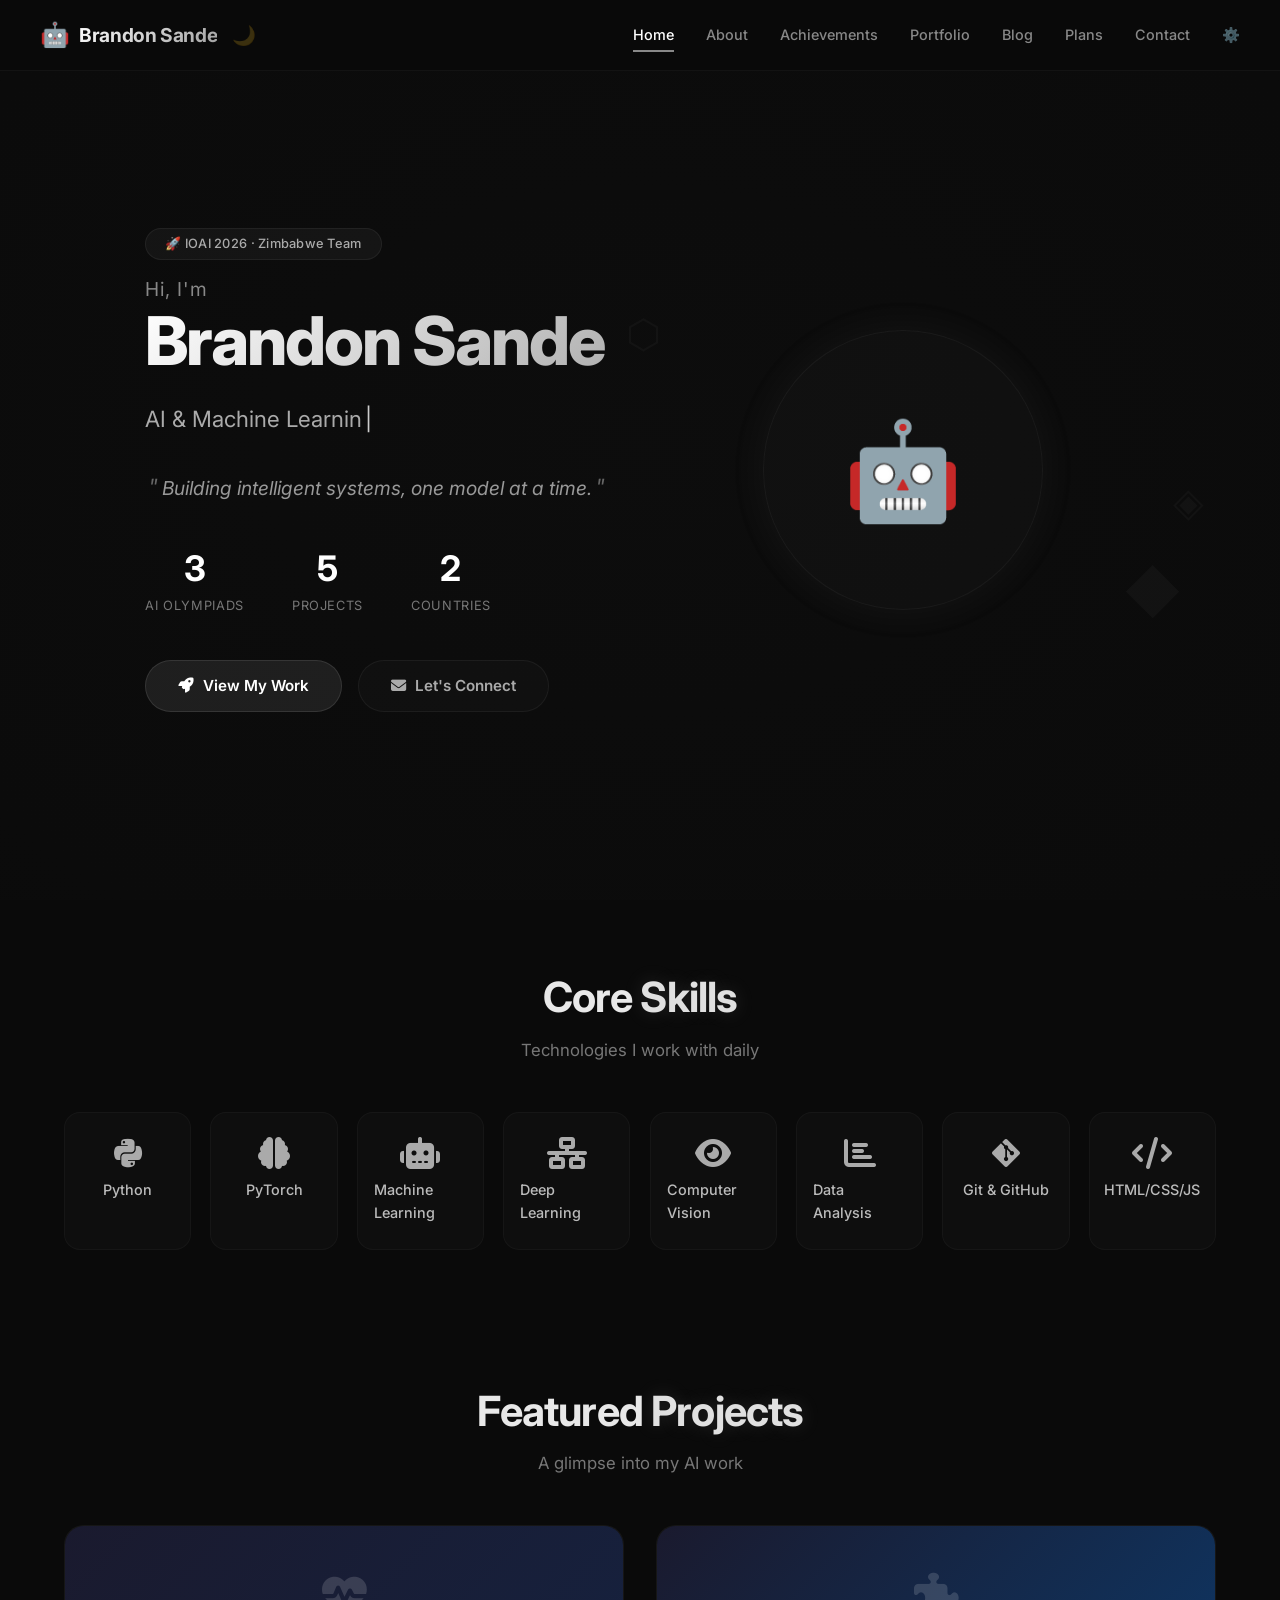
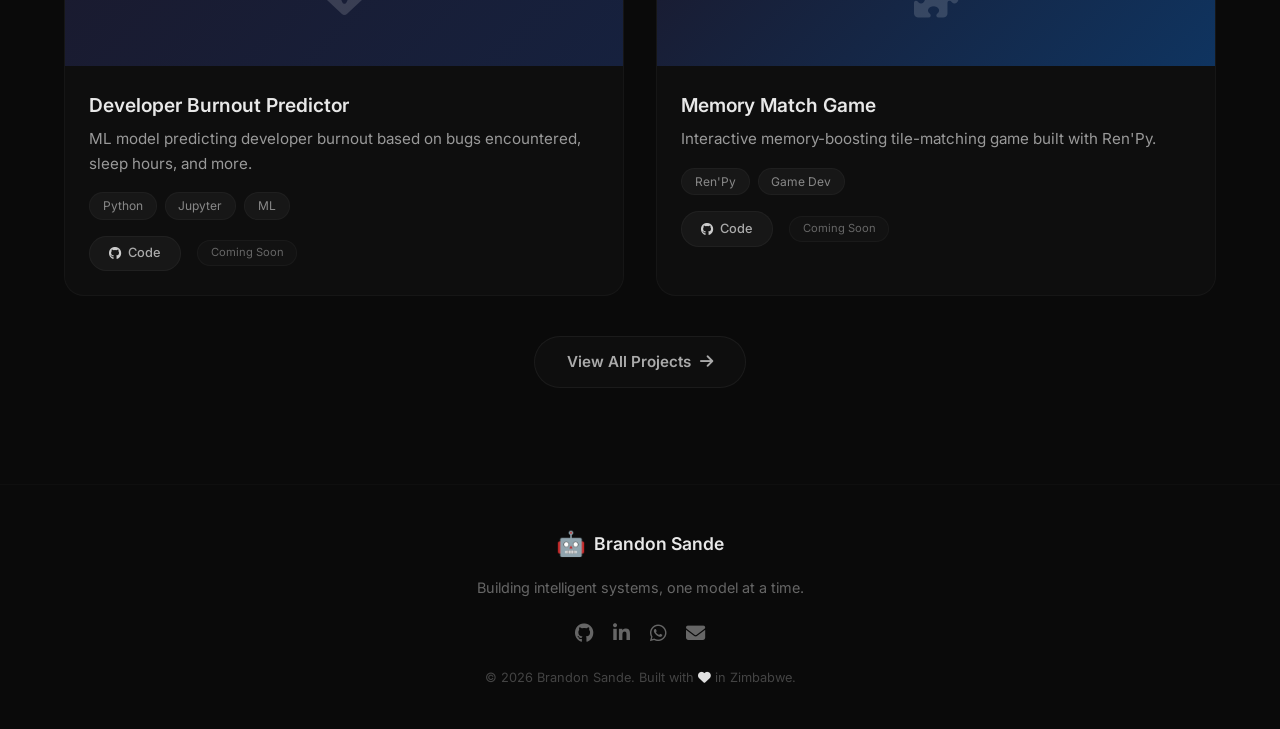
<file: index.html>
<!DOCTYPE html>
<html lang="en">
<head>
    <meta charset="UTF-8" />
    <meta name="viewport" content="width=device-width, initial-scale=1.0" />
    <title>Brandon Sande · AI & ML Developer</title>
    <meta name="description" content="Brandon Sande — AI & Machine Learning Developer, IOAI 2026 Zimbabwe Team. Building intelligent systems, one model at a time." />
    
    <!-- Open Graph Tags -->
    <meta property="og:title" content="Brandon Sande · AI & ML Developer" />
    <meta property="og:description" content="Building intelligent systems, one model at a time." />
    <meta property="og:type" content="website" />
    <meta property="og:url" content="https://0718083803.github.io" />
    <meta property="og:image" content="https://i.ibb.co/placeholder/og-image.jpg" />
    
    <!-- Favicon -->
    <link rel="icon" href="data:image/svg+xml,<svg xmlns='http://www.w3.org/2000/svg' viewBox='0 0 100 100'><text y='.9em' font-size='90'>🤖</text></svg>" />
    
    <!-- Google Fonts -->
    <link rel="preconnect" href="https://fonts.googleapis.com" />
    <link rel="preconnect" href="https://fonts.gstatic.com" crossorigin />
    <link href="https://fonts.googleapis.com/css2?family=Inter:opsz,wght@14..32,300;14..32,400;14..32,600;14..32,700;14..32,800&display=swap" rel="stylesheet" />
    
    <!-- Font Awesome -->
    <link rel="stylesheet" href="https://cdnjs.cloudflare.com/ajax/libs/font-awesome/6.5.0/css/all.min.css" />
    
    <!-- Main Stylesheet -->
    <link rel="stylesheet" href="css/style.css" />
    
    <style>
        /* Additional Home Page Specific Styles */
        
        /* Hero Section Enhancements */
        .hero-section {
            min-height: 100vh;
            display: flex;
            align-items: center;
            padding: 80px 0 40px;
            position: relative;
            overflow: hidden;
        }
        
        .hero-glow-bg {
            position: absolute;
            top: -50%;
            left: -50%;
            width: 200%;
            height: 200%;
            background: radial-gradient(ellipse at 50% 50%, rgba(100, 100, 100, 0.03), transparent 70%);
            pointer-events: none;
            z-index: 0;
            animation: glowPulse 8s ease-in-out infinite;
        }
        
        @keyframes glowPulse {
            0%, 100% { opacity: 0.5; transform: scale(1); }
            50% { opacity: 1; transform: scale(1.1); }
        }
        
        .hero-container {
            display: grid;
            grid-template-columns: 1fr 1fr;
            gap: 4rem;
            align-items: center;
            max-width: 1200px;
            margin: 0 auto;
            padding: 0 1.5rem;
            position: relative;
            z-index: 1;
        }
        
        .hero-content {
            display: flex;
            flex-direction: column;
            gap: 1.2rem;
        }
        
        .hero-badge {
            display: inline-block;
            background: rgba(255, 255, 255, 0.04);
            border: 1px solid rgba(255, 255, 255, 0.06);
            padding: 0.3rem 1.2rem;
            border-radius: 40px;
            font-size: 0.8rem;
            font-weight: 500;
            color: #aaa;
            width: fit-content;
            letter-spacing: 0.02em;
        }
        
        .hero-title {
            font-size: 3.8rem;
            font-weight: 800;
            line-height: 1.1;
            letter-spacing: -0.03em;
        }
        
        .greeting {
            display: block;
            font-size: 1.2rem;
            font-weight: 400;
            color: #888;
            letter-spacing: 0.05em;
            margin-bottom: 0.2rem;
        }
        
        .name {
            background: linear-gradient(135deg, #ffffff, #b0b0b0);
            -webkit-background-clip: text;
            -webkit-text-fill-color: transparent;
            background-clip: text;
            font-size: 4.2rem;
        }
        
        .hero-typing {
            font-size: 1.4rem;
            font-weight: 400;
            color: #aaa;
            min-height: 2.8rem;
            display: flex;
            align-items: center;
            gap: 0.2rem;
        }
        
        .typing-text {
            display: inline;
        }
        
        .typing-cursor {
            display: inline;
            animation: blink 1s step-end infinite;
            color: #ccc;
        }
        
        @keyframes blink {
            0%, 100% { opacity: 1; }
            50% { opacity: 0; }
        }
        
        .hero-tagline {
            font-size: 1.2rem;
            color: #999;
            font-style: italic;
            padding: 0.5rem 0;
        }
        
        .quote-mark {
            color: #666;
            font-size: 1.4rem;
            padding: 0 0.2rem;
        }
        
        /* Hero Stats */
        .hero-stats {
            display: flex;
            gap: 3rem;
            margin: 0.5rem 0 1rem;
        }
        
        .stat-item {
            display: flex;
            flex-direction: column;
            align-items: center;
        }
        
        .stat-number {
            font-size: 2.2rem;
            font-weight: 700;
            color: #fff;
        }
        
        .stat-label {
            font-size: 0.8rem;
            color: #777;
            text-transform: uppercase;
            letter-spacing: 0.05em;
        }
        
        .hero-actions {
            display: flex;
            gap: 1rem;
            margin-top: 0.5rem;
            flex-wrap: wrap;
        }
        
        .btn {
            display: inline-flex;
            align-items: center;
            gap: 0.6rem;
            padding: 0.8rem 2rem;
            border-radius: 50px;
            font-weight: 600;
            font-size: 0.95rem;
            border: none;
            cursor: pointer;
            transition: all 0.3s ease;
            font-family: 'Inter', sans-serif;
            text-decoration: none;
        }
        
        .btn-primary {
            background: rgba(255, 255, 255, 0.08);
            color: #fff;
            border: 1px solid rgba(255, 255, 255, 0.1);
        }
        
        .btn-primary:hover {
            background: rgba(255, 255, 255, 0.14);
            box-shadow: 0 0 40px rgba(200, 200, 200, 0.05);
            transform: translateY(-2px);
        }
        
        .btn-secondary {
            background: rgba(255, 255, 255, 0.02);
            color: #aaa;
            border: 1px solid rgba(255, 255, 255, 0.05);
        }
        
        .btn-secondary:hover {
            background: rgba(255, 255, 255, 0.05);
            color: #fff;
            transform: translateY(-2px);
        }
        
        /* Hero Visual / Avatar */
        .hero-visual {
            display: flex;
            justify-content: center;
            align-items: center;
            position: relative;
        }
        
        .avatar-wrapper {
            width: 280px;
            height: 280px;
            border-radius: 50%;
            background: rgba(255, 255, 255, 0.02);
            border: 1px solid rgba(255, 255, 255, 0.04);
            display: flex;
            align-items: center;
            justify-content: center;
            position: relative;
            transition: all 0.5s ease;
        }
        
        .avatar-wrapper:hover {
            box-shadow: 0 0 60px rgba(200, 200, 200, 0.05);
        }
        
        .avatar-placeholder {
            font-size: 6rem;
            animation: float 6s ease-in-out infinite;
        }
        
        @keyframes float {
            0%, 100% { transform: translateY(0); }
            50% { transform: translateY(-10px); }
        }
        
        .floating-shapes {
            position: absolute;
            width: 100%;
            height: 100%;
            pointer-events: none;
        }
        
        .shape {
            position: absolute;
            color: rgba(255, 255, 255, 0.03);
            font-size: 2.5rem;
            animation: floatShape 8s ease-in-out infinite;
        }
        
        .shape-1 {
            top: -10%;
            left: -10%;
            animation-delay: 0s;
        }
        .shape-2 {
            bottom: -10%;
            right: -10%;
            animation-delay: 2s;
            font-size: 3.5rem;
        }
        .shape-3 {
            top: 50%;
            right: -15%;
            animation-delay: 4s;
        }
        
        @keyframes floatShape {
            0%, 100% { transform: translate(0, 0) rotate(0deg); }
            50% { transform: translate(10px, -20px) rotate(10deg); }
        }
        
        /* Section Styles */
        .section {
            padding: 4rem 0;
        }
        
        .container {
            max-width: 1200px;
            margin: 0 auto;
            padding: 0 1.5rem;
        }
        
        .section-header {
            text-align: center;
            margin-bottom: 3rem;
        }
        
        .section-title {
            font-size: 2.6rem;
            font-weight: 700;
            letter-spacing: -0.02em;
        }
        
        .highlight {
            color: #e0e0e0;
            text-shadow: 0 0 20px rgba(224, 224, 224, 0.15);
        }
        
        .section-subtitle {
            color: #777;
            font-size: 1.05rem;
            margin-top: 0.4rem;
        }
        
        /* Skills Grid */
        .skills-grid {
            display: grid;
            grid-template-columns: repeat(auto-fit, minmax(120px, 1fr));
            gap: 1.2rem;
        }
        
        .skill-card {
            background: rgba(255, 255, 255, 0.02);
            border: 1px solid rgba(255, 255, 255, 0.03);
            border-radius: 16px;
            padding: 1.5rem 1rem;
            display: flex;
            flex-direction: column;
            align-items: center;
            gap: 0.6rem;
            font-weight: 500;
            font-size: 0.9rem;
            color: #bbb;
            transition: all 0.3s ease;
            cursor: default;
        }
        
        .skill-card i {
            font-size: 2rem;
            color: #aaa;
        }
        
        .skill-card:hover {
            background: rgba(255, 255, 255, 0.04);
            border-color: rgba(255, 255, 255, 0.08);
            color: #fff;
            transform: translateY(-4px);
            box-shadow: 0 10px 30px rgba(0,0,0,0.2);
        }
        
        .skill-card:hover i {
            color: #fff;
        }
        
        /* Project Cards */
        .project-cards {
            display: grid;
            grid-template-columns: repeat(auto-fit, minmax(320px, 1fr));
            gap: 2rem;
        }
        
        .project-card {
            background: rgba(255, 255, 255, 0.02);
            border: 1px solid rgba(255, 255, 255, 0.03);
            border-radius: 20px;
            overflow: hidden;
            transition: all 0.3s ease;
        }
        
        .project-card:hover {
            background: rgba(255, 255, 255, 0.03);
            border-color: rgba(255, 255, 255, 0.06);
            transform: translateY(-4px);
            box-shadow: 0 20px 40px rgba(0,0,0,0.2);
        }
        
        .project-image {
            height: 140px;
            display: flex;
            align-items: center;
            justify-content: center;
            font-size: 2.8rem;
            color: rgba(255, 255, 255, 0.15);
            position: relative;
            overflow: hidden;
        }
        
        .project-image img {
            width: 100%;
            height: 100%;
            object-fit: cover;
        }
        
        .project-info {
            padding: 1.5rem;
        }
        
        .project-info h3 {
            font-size: 1.2rem;
            font-weight: 600;
            margin-bottom: 0.4rem;
        }
        
        .project-info p {
            color: #999;
            font-size: 0.95rem;
            margin-bottom: 1rem;
        }
        
        .project-tags {
            display: flex;
            flex-wrap: wrap;
            gap: 0.5rem;
            margin-bottom: 1rem;
        }
        
        .project-tags span {
            background: rgba(255, 255, 255, 0.04);
            padding: 0.2rem 0.8rem;
            border-radius: 30px;
            font-size: 0.75rem;
            color: #888;
            border: 1px solid rgba(255, 255, 255, 0.03);
        }
        
        .project-links {
            display: flex;
            align-items: center;
            gap: 1rem;
            flex-wrap: wrap;
        }
        
        .btn-sm {
            display: inline-flex;
            align-items: center;
            gap: 0.4rem;
            padding: 0.4rem 1.2rem;
            border-radius: 30px;
            font-size: 0.8rem;
            font-weight: 500;
            background: rgba(255, 255, 255, 0.04);
            color: #aaa;
            border: 1px solid rgba(255, 255, 255, 0.04);
            transition: all 0.3s ease;
            text-decoration: none;
            font-family: 'Inter', sans-serif;
        }
        
        .btn-sm:hover {
            background: rgba(255, 255, 255, 0.08);
            color: #fff;
            text-decoration: none;
        }
        
        .btn-github i {
            color: #ccc;
        }
        
        .badge-coming {
            font-size: 0.7rem;
            color: #666;
            background: rgba(255, 255, 255, 0.02);
            padding: 0.2rem 0.8rem;
            border-radius: 30px;
            border: 1px solid rgba(255, 255, 255, 0.03);
        }
        
        .section-cta {
            text-align: center;
            margin-top: 2.5rem;
        }
        
        /* Footer */
        .footer {
            border-top: 1px solid rgba(255, 255, 255, 0.02);
            padding: 2.5rem 0;
            margin-top: 2rem;
        }
        
        .footer-content {
            display: flex;
            flex-direction: column;
            align-items: center;
            gap: 0.8rem;
            text-align: center;
        }
        
        .footer-brand {
            display: flex;
            align-items: center;
            gap: 0.5rem;
            font-weight: 600;
            font-size: 1.1rem;
        }
        
        .footer-tagline {
            color: #666;
            font-size: 0.9rem;
        }
        
        .footer-socials {
            display: flex;
            gap: 1.2rem;
            margin: 0.4rem 0;
        }
        
        .footer-socials a {
            color: #666;
            font-size: 1.2rem;
            transition: color 0.3s ease;
        }
        
        .footer-socials a:hover {
            color: #fff;
        }
        
        .footer-copy {
            font-size: 0.8rem;
            color: #444;
        }
        
        /* Responsive */
        @media (max-width: 1024px) {
            .hero-container {
                grid-template-columns: 1fr;
                text-align: center;
                gap: 2.5rem;
            }
            
            .hero-content {
                align-items: center;
            }
            
            .hero-stats {
                justify-content: center;
            }
            
            .hero-actions {
                justify-content: center;
            }
            
            .hero-badge {
                margin: 0 auto;
            }
            
            .hero-title .name {
                font-size: 3.2rem;
            }
        }
        
        @media (max-width: 768px) {
            .hero-title .name {
                font-size: 2.6rem;
            }
            
            .hero-title .greeting {
                font-size: 1rem;
            }
            
            .hero-typing {
                font-size: 1.1rem;
                min-height: 2.2rem;
                justify-content: center;
            }
            
            .hero-stats {
                gap: 1.8rem;
            }
            
            .stat-number {
                font-size: 1.8rem;
            }
            
            .avatar-wrapper {
                width: 200px;
                height: 200px;
            }
            
            .avatar-placeholder {
                font-size: 4.5rem;
            }
            
            .section-title {
                font-size: 2rem;
            }
            
            .project-cards {
                grid-template-columns: 1fr;
            }
            
            .skills-grid {
                grid-template-columns: repeat(auto-fit, minmax(90px, 1fr));
            }
            
            .hero-actions {
                flex-direction: column;
                width: 100%;
            }
            
            .hero-actions .btn {
                width: 100%;
                justify-content: center;
            }
        }
        
        @media (max-width: 480px) {
            .hero-stats {
                flex-wrap: wrap;
                gap: 1rem;
            }
        }
    </style>
</head>
<body>

    <!-- ========== NAVIGATION ========== -->
    <nav class="navbar" role="navigation" aria-label="Main navigation">
        <div class="nav-container">
            <div class="nav-brand">
                <a href="index.html" class="brand-link">
                    <span class="brand-icon">🤖</span>
                    <span class="brand-name">Brandon Sande</span>
                    <!-- 🌙 SECRET MOON ACCESS - Tap 3 times -->
                    <span id="moonAccess" style="
                        font-size: 1.2rem;
                        margin-left: 0.3rem;
                        cursor: pointer;
                        opacity: 0.2;
                        transition: opacity 0.3s ease;
                        user-select: none;
                    " title="Tap 3 times for admin">🌙</span>
                </a>
            </div>
            
            <button class="nav-toggle" id="navToggle" aria-label="Toggle navigation menu">
                <span class="hamburger-line"></span>
                <span class="hamburger-line"></span>
                <span class="hamburger-line"></span>
            </button>
            
            <ul class="nav-menu" id="navMenu">
                <li><a href="index.html" class="active">Home</a></li>
                <li><a href="about.html">About</a></li>
                <li><a href="achievements.html">Achievements</a></li>
                <li><a href="portfolio.html">Portfolio</a></li>
                <li><a href="blog.html">Blog</a></li>
                <li><a href="plans.html">Plans</a></li>
                <li><a href="contact.html">Contact</a></li>
                <li><a href="admin.html" style="color: #555; opacity:0.5;">⚙️</a></li>
            </ul>
        </div>
    </nav>

    <!-- ========== HERO SECTION ========== -->
    <section class="hero-section" id="home">
        <div class="hero-glow-bg"></div>
        
        <div class="hero-container">
            <div class="hero-content">
                <div class="hero-badge glow-pulse">🚀 IOAI 2026 · Zimbabwe Team</div>
                
                <h1 class="hero-title">
                    <span class="greeting">Hi, I'm</span>
                    <span class="name">Brandon Sande</span>
                </h1>
                
                <div class="hero-typing">
                    <span class="typing-text" id="typingText"></span>
                    <span class="typing-cursor">|</span>
                </div>
                
                <p class="hero-tagline">
                    <span class="quote-mark">"</span>Building intelligent systems, one model at a time.<span class="quote-mark">"</span>
                </p>
                
                <div class="hero-stats">
                    <div class="stat-item">
                        <span class="stat-number" data-target="3">0</span>
                        <span class="stat-label">AI Olympiads</span>
                    </div>
                    <div class="stat-item">
                        <span class="stat-number" data-target="5">0</span>
                        <span class="stat-label">Projects</span>
                    </div>
                    <div class="stat-item">
                        <span class="stat-number" data-target="2">0</span>
                        <span class="stat-label">Countries</span>
                    </div>
                </div>
                
                <div class="hero-actions">
                    <a href="portfolio.html" class="btn btn-primary glow-hover">
                        <i class="fas fa-rocket"></i> View My Work
                    </a>
                    <a href="contact.html" class="btn btn-secondary">
                        <i class="fas fa-envelope"></i> Let's Connect
                    </a>
                </div>
            </div>
            
            <div class="hero-visual">
                <div class="avatar-wrapper glow-ring">
                    <div class="avatar-placeholder">
                        <span>🤖</span>
                    </div>
                </div>
                <div class="floating-shapes">
                    <span class="shape shape-1">⬡</span>
                    <span class="shape shape-2">◆</span>
                    <span class="shape shape-3">◈</span>
                </div>
            </div>
        </div>
    </section>

    <!-- ========== SKILLS SECTION ========== -->
    <section class="skills-preview section">
        <div class="container">
            <div class="section-header">
                <h2 class="section-title">Core <span class="highlight">Skills</span></h2>
                <p class="section-subtitle">Technologies I work with daily</p>
            </div>
            
            <div class="skills-grid" id="skillsGrid">
                <div class="skill-card glow-hover">
                    <i class="fab fa-python"></i>
                    <span>Python</span>
                </div>
                <div class="skill-card glow-hover">
                    <i class="fas fa-brain"></i>
                    <span>PyTorch</span>
                </div>
                <div class="skill-card glow-hover">
                    <i class="fas fa-robot"></i>
                    <span>Machine Learning</span>
                </div>
                <div class="skill-card glow-hover">
                    <i class="fas fa-network-wired"></i>
                    <span>Deep Learning</span>
                </div>
                <div class="skill-card glow-hover">
                    <i class="fas fa-eye"></i>
                    <span>Computer Vision</span>
                </div>
                <div class="skill-card glow-hover">
                    <i class="fas fa-chart-bar"></i>
                    <span>Data Analysis</span>
                </div>
                <div class="skill-card glow-hover">
                    <i class="fab fa-git-alt"></i>
                    <span>Git &amp; GitHub</span>
                </div>
                <div class="skill-card glow-hover">
                    <i class="fas fa-code"></i>
                    <span>HTML/CSS/JS</span>
                </div>
            </div>
        </div>
    </section>

    <!-- ========== PROJECTS PREVIEW ========== -->
    <section class="projects-preview section" id="projectsPreview">
        <div class="container">
            <div class="section-header">
                <h2 class="section-title">Featured <span class="highlight">Projects</span></h2>
                <p class="section-subtitle">A glimpse into my AI work</p>
            </div>
            
            <div class="project-cards" id="projectCards">
                <!-- Projects will be loaded dynamically from localStorage -->
                <!-- Fallback content if localStorage is empty -->
            </div>
            
            <div class="section-cta">
                <a href="portfolio.html" class="btn btn-secondary">View All Projects <i class="fas fa-arrow-right"></i></a>
            </div>
        </div>
    </section>

    <!-- ========== FOOTER ========== -->
    <footer class="footer">
        <div class="container">
            <div class="footer-content">
                <div class="footer-brand">
                    <span class="brand-icon">🤖</span>
                    <span>Brandon Sande</span>
                </div>
                <p class="footer-tagline">Building intelligent systems, one model at a time.</p>
                <div class="footer-socials">
                    <a href="https://github.com/0718083803" target="_blank" aria-label="GitHub"><i class="fab fa-github"></i></a>
                    <a href="https://www.linkedin.com/in/brandon-sande-6514582a5/" target="_blank" aria-label="LinkedIn"><i class="fab fa-linkedin-in"></i></a>
                    <a href="https://wa.me/263718756962" target="_blank" aria-label="WhatsApp"><i class="fab fa-whatsapp"></i></a>
                    <a href="mailto:brandon@example.com" aria-label="Email"><i class="fas fa-envelope"></i></a>
                </div>
                <p class="footer-copy">&copy; 2026 Brandon Sande. Built with <i class="fas fa-heart" style="color: #e0e0e0;"></i> in Zimbabwe.</p>
            </div>
        </div>
    </footer>

    <!-- ========== JAVASCRIPT ========== -->
    <script>
        /* ========================================
           SCRIPT.JS — Main JavaScript
           (Inlined for completeness)
           ======================================== */

        // ========================================
        // 🌙 SECRET ADMIN ACCESS
        // ========================================

        let moonClickCount = 0;
        let moonClickTimer = null;

        function setupMoonAccess() {
            const moonElement = document.getElementById('moonAccess');
            if (!moonElement) return;
            
            moonElement.addEventListener('click', function(e) {
                e.preventDefault();
                e.stopPropagation();
                
                moonClickCount++;
                
                clearTimeout(moonClickTimer);
                moonClickTimer = setTimeout(() => {
                    moonClickCount = 0;
                }, 2000);
                
                if (moonClickCount === 3) {
                    moonClickCount = 0;
                    clearTimeout(moonClickTimer);
                    triggerPasswordPrompt();
                }
            });
        }

        function triggerPasswordPrompt() {
            const overlay = document.createElement('div');
            overlay.id = 'adminLoginOverlay';
            overlay.style.cssText = `
                position: fixed;
                top: 0;
                left: 0;
                width: 100%;
                height: 100%;
                background: rgba(0, 0, 0, 0.92);
                backdrop-filter: blur(20px);
                z-index: 99999;
                display: flex;
                align-items: center;
                justify-content: center;
                animation: fadeIn 0.3s ease;
            `;
            
            overlay.innerHTML = `
                <div style="
                    background: rgba(20, 20, 20, 0.95);
                    border: 1px solid rgba(255,255,255,0.05);
                    border-radius: 24px;
                    padding: 3rem;
                    max-width: 400px;
                    width: 90%;
                    text-align: center;
                    box-shadow: 0 0 60px rgba(0,0,0,0.5);
                ">
                    <div style="font-size: 4rem; margin-bottom: 0.5rem;">🔐</div>
                    <h2 style="color: #fff; font-weight: 600; margin-bottom: 0.5rem;">Admin Access</h2>
                    <p style="color: #888; font-size: 0.9rem; margin-bottom: 1.5rem;">Enter the secret password</p>
                    <input type="password" id="secretPasswordInput" placeholder="Enter password..." style="
                        width: 100%;
                        padding: 0.8rem 1rem;
                        background: rgba(255,255,255,0.04);
                        border: 1px solid rgba(255,255,255,0.06);
                        border-radius: 12px;
                        color: #fff;
                        font-size: 1rem;
                        font-family: 'Inter', sans-serif;
                        margin-bottom: 1rem;
                        text-align: center;
                    " />
                    <button id="secretLoginBtn" style="
                        width: 100%;
                        padding: 0.8rem;
                        background: rgba(255,255,255,0.06);
                        border: 1px solid rgba(255,255,255,0.08);
                        border-radius: 12px;
                        color: #fff;
                        font-size: 1rem;
                        font-weight: 600;
                        cursor: pointer;
                        transition: all 0.3s ease;
                        font-family: 'Inter', sans-serif;
                    ">Unlock Dashboard</button>
                    <p id="secretLoginError" style="color: #ff6b6b; margin-top: 0.8rem; font-size: 0.85rem; display: none;">
                        ❌ Incorrect password. Try again.
                    </p>
                    <button id="closeLoginOverlay" style="
                        margin-top: 1rem;
                        background: none;
                        border: none;
                        color: #555;
                        cursor: pointer;
                        font-size: 0.8rem;
                        font-family: 'Inter', sans-serif;
                    ">Cancel</button>
                </div>
            `;
            
            document.body.appendChild(overlay);
            
            const input = document.getElementById('secretPasswordInput');
            input.focus();
            
            document.getElementById('secretLoginBtn').addEventListener('click', function() {
                const password = input.value.trim();
                if (password === '@sande263') {
                    sessionStorage.setItem('adminAuthenticated', 'true');
                    sessionStorage.setItem('adminLoginTime', Date.now().toString());
                    overlay.remove();
                    window.location.href = 'admin.html';
                } else {
                    const error = document.getElementById('secretLoginError');
                    error.style.display = 'block';
                    input.value = '';
                    input.focus();
                    setTimeout(() => { error.style.display = 'none'; }, 3000);
                }
            });
            
            input.addEventListener('keydown', function(e) {
                if (e.key === 'Enter') {
                    document.getElementById('secretLoginBtn').click();
                }
            });
            
            document.getElementById('closeLoginOverlay').addEventListener('click', function() {
                overlay.remove();
                moonClickCount = 0;
            });
            
            overlay.addEventListener('click', function(e) {
                if (e.target === overlay) {
                    overlay.remove();
                    moonClickCount = 0;
                }
            });
        }

        // Add fade-in animation style
        const styleEl = document.createElement('style');
        styleEl.textContent = `
            @keyframes fadeIn {
                from { opacity: 0; transform: scale(0.95); }
                to { opacity: 1; transform: scale(1); }
            }
        `;
        document.head.appendChild(styleEl);

        // ========================================
        // TYPING ANIMATION
        // ========================================

        function initTyping() {
            const typingElement = document.getElementById('typingText');
            if (!typingElement) return;
            
            const phrases = [
                'AI & Machine Learning Developer',
                'IOAI 2026 Zimbabwe Team',
                'Python & PyTorch Enthusiast',
                'Building intelligent systems'
            ];
            let phraseIndex = 0;
            let charIndex = 0;
            let isDeleting = false;
            let typingSpeed = 80;

            function typeEffect() {
                const currentPhrase = phrases[phraseIndex];
                
                if (isDeleting) {
                    typingElement.textContent = currentPhrase.substring(0, charIndex - 1);
                    charIndex--;
                    typingSpeed = 40;
                } else {
                    typingElement.textContent = currentPhrase.substring(0, charIndex + 1);
                    charIndex++;
                    typingSpeed = 80;
                }

                if (!isDeleting && charIndex === currentPhrase.length) {
                    isDeleting = true;
                    typingSpeed = 1500;
                } else if (isDeleting && charIndex === 0) {
                    isDeleting = false;
                    phraseIndex = (phraseIndex + 1) % phrases.length;
                    typingSpeed = 400;
                }

                setTimeout(typeEffect, typingSpeed);
            }

            setTimeout(typeEffect, 600);
        }

        // ========================================
        // ANIMATED COUNTERS
        // ========================================

        function initCounters() {
            const statNumbers = document.querySelectorAll('.stat-number');
            if (statNumbers.length === 0) return;
            
            const observerOptions = {
                threshold: 0.5,
                rootMargin: '0px 0px -50px 0px'
            };

            const counterObserver = new IntersectionObserver((entries) => {
                entries.forEach(entry => {
                    if (entry.isIntersecting) {
                        const el = entry.target;
                        const target = parseInt(el.getAttribute('data-target'), 10);
                        animateCounter(el, target);
                        counterObserver.unobserve(el);
                    }
                });
            }, observerOptions);

            statNumbers.forEach(el => counterObserver.observe(el));
        }

        function animateCounter(element, target) {
            let current = 0;
            const increment = Math.ceil(target / 40);
            const stepTime = 1000 / 40;

            const timer = setInterval(() => {
                current += increment;
                if (current >= target) {
                    element.textContent = target;
                    clearInterval(timer);
                } else {
                    element.textContent = current;
                }
            }, stepTime);
        }

        // ========================================
        // LOAD PROJECTS FROM LOCALSTORAGE
        // ========================================

        function getData(key) {
            try {
                return JSON.parse(localStorage.getItem(key)) || [];
            } catch {
                return [];
            }
        }

        function loadProjects() {
            const container = document.getElementById('projectCards');
            if (!container) return;
            
            const projects = getData('projects');
            
            if (projects.length === 0) {
                // Fallback static projects
                container.innerHTML = `
                    <div class="project-card glow-hover">
                        <div class="project-image" style="background: linear-gradient(135deg, #1a1a2e, #16213e);">
                            <i class="fas fa-heartbeat"></i>
                        </div>
                        <div class="project-info">
                            <h3>Developer Burnout Predictor</h3>
                            <p>ML model predicting developer burnout based on bugs encountered, sleep hours, and more.</p>
                            <div class="project-tags">
                                <span>Python</span>
                                <span>Jupyter</span>
                                <span>ML</span>
                            </div>
                            <div class="project-links">
                                <a href="https://github.com/0718083803/Machine-Learning-Developer-Burnout-Prediction-Model" target="_blank" class="btn-sm btn-github">
                                    <i class="fab fa-github"></i> Code
                                </a>
                                <span class="badge-coming">Coming Soon</span>
                            </div>
                        </div>
                    </div>
                    <div class="project-card glow-hover">
                        <div class="project-image" style="background: linear-gradient(135deg, #1a1a2e, #0f3460);">
                            <i class="fas fa-puzzle-piece"></i>
                        </div>
                        <div class="project-info">
                            <h3>Memory Match Game</h3>
                            <p>Interactive memory-boosting tile-matching game built with Ren'Py.</p>
                            <div class="project-tags">
                                <span>Ren'Py</span>
                                <span>Game Dev</span>
                            </div>
                            <div class="project-links">
                                <a href="https://github.com/0718083803/memory-match" target="_blank" class="btn-sm btn-github">
                                    <i class="fab fa-github"></i> Code
                                </a>
                                <span class="badge-coming">Coming Soon</span>
                            </div>
                        </div>
                    </div>
                `;
                return;
            }
            
            // Show first 2 projects
            const featuredProjects = projects.slice(0, 2);
            
            container.innerHTML = featuredProjects.map(project => {
                const imageHtml = project.image ? 
                    `<img src="${project.image.url || project.image.data}" alt="${project.title}" />` : 
                    `<i class="fas fa-folder-open"></i>`;
                    
                const statusBadge = project.status === 'coming' ? 
                    `<span class="badge-coming">Coming Soon</span>` : 
                    (project.live ? `<a href="${project.live}" target="_blank" class="btn-sm">Live Demo</a>` : '');
                    
                return `
                    <div class="project-card glow-hover">
                        <div class="project-image" style="background: linear-gradient(135deg, #1a1a2e, #16213e);">
                            ${imageHtml}
                        </div>
                        <div class="project-info">
                            <h3>${project.title}</h3>
                            <p>${project.description}</p>
                            <div class="project-tags">
                                ${project.tech ? project.tech.split(',').slice(0, 3).map(t => `<span>${t.trim()}</span>`).join('') : ''}
                            </div>
                            <div class="project-links">
                                ${project.github ? `<a href="${project.github}" target="_blank" class="btn-sm btn-github"><i class="fab fa-github"></i> Code</a>` : ''}
                                ${statusBadge}
                            </div>
                        </div>
                    </div>
                `;
            }).join('');
        }

        // ========================================
        // FADE-IN ON SCROLL
        // ========================================

        function initScrollAnimations() {
            const fadeElements = document.querySelectorAll('.glow-hover, .project-card, .skill-card');
            if (fadeElements.length === 0) return;
            
            const fadeObserver = new IntersectionObserver((entries) => {
                entries.forEach(entry => {
                    if (entry.isIntersecting) {
                        entry.target.style.opacity = '1';
                        entry.target.style.transform = 'translateY(0)';
                    }
                });
            }, {
                threshold: 0.1,
                rootMargin: '0px 0px -30px 0px'
            });

            fadeElements.forEach(el => {
                el.style.opacity = '0';
                el.style.transform = 'translateY(20px)';
                el.style.transition = 'opacity 0.6s ease, transform 0.6s ease';
                fadeObserver.observe(el);
            });
        }

        // ========================================
        // INITIALIZE ON DOM READY
        // ========================================

        document.addEventListener('DOMContentLoaded', function() {
            setupMoonAccess();
            initTyping();
            initCounters();
            loadProjects();
            initScrollAnimations();
            
            // Mobile nav toggle
            const navToggle = document.getElementById('navToggle');
            const navMenu = document.getElementById('navMenu');
            
            if (navToggle && navMenu) {
                navToggle.addEventListener('click', function() {
                    navMenu.classList.toggle('open');
                });
                
                navMenu.querySelectorAll('a').forEach(link => {
                    link.addEventListener('click', () => {
                        navMenu.classList.remove('open');
                    });
                });
            }
        });

        console.log('🚀 Brandon Sande Portfolio — Loaded successfully!');
        console.log('🌙 This is a great moon. One step for man... One giant leap for mankind');
    </script>
</body>
</html>
</file>
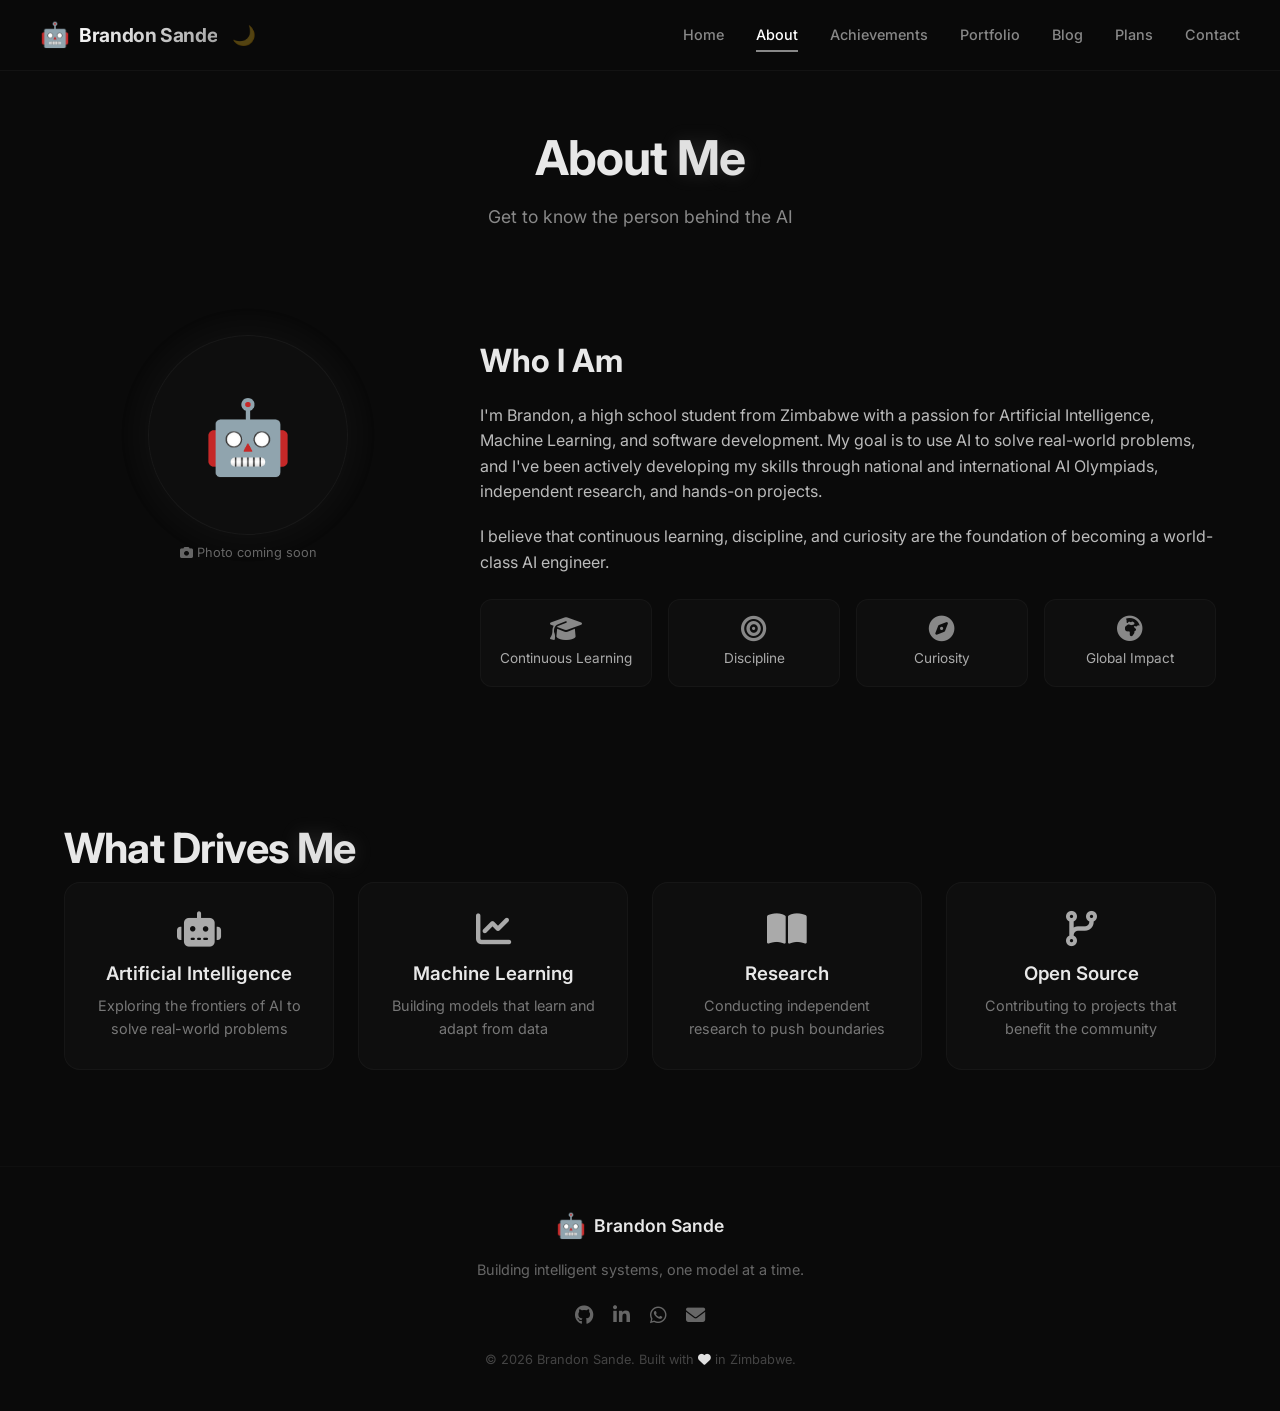
<file: about.html>
<!DOCTYPE html>
<html lang="en">
<head>
    <meta charset="UTF-8" />
    <meta name="viewport" content="width=device-width, initial-scale=1.0" />
    <title>About · Brandon Sande</title>
    <meta name="description" content="Learn about Brandon Sande — AI & Machine Learning developer, Olympiad participant, and high school student from Zimbabwe." />
    
    <!-- Open Graph Tags -->
    <meta property="og:title" content="About · Brandon Sande" />
    <meta property="og:description" content="Learn about Brandon Sande — AI & Machine Learning developer from Zimbabwe." />
    <meta property="og:type" content="website" />
    
    <link rel="icon" href="data:image/svg+xml,<svg xmlns='http://www.w3.org/2000/svg' viewBox='0 0 100 100'><text y='.9em' font-size='90'>🤖</text></svg>" />
    <link rel="preconnect" href="https://fonts.googleapis.com" />
    <link rel="preconnect" href="https://fonts.gstatic.com" crossorigin />
    <link href="https://fonts.googleapis.com/css2?family=Inter:opsz,wght@14..32,300;14..32,400;14..32,600;14..32,700;14..32,800&display=swap" rel="stylesheet" />
    <link rel="stylesheet" href="https://cdnjs.cloudflare.com/ajax/libs/font-awesome/6.5.0/css/all.min.css" />
    <link rel="stylesheet" href="css/style.css" />
</head>
<body>

    <!-- ========== NAVIGATION ========== -->
    <nav class="navbar" role="navigation" aria-label="Main navigation">
        <div class="nav-container">
           <div class="nav-brand">
                <a href="index.html" class="brand-link">
                    <span class="brand-icon">🤖</span>
                    <span class="brand-name">Brandon Sande</span>
                    <span id="moonAccess" style="
                        font-size: 1.2rem;
                        margin-left: 0.3rem;
                        cursor: pointer;
                        opacity: 0.3;
                        transition: opacity 0.3s ease;
                        user-select: none;
                    " title="This is a moon">🌙</span>
                </a>
            </div>
            <button class="nav-toggle" id="navToggle" aria-label="Toggle navigation menu">
                <span class="hamburger-line"></span>
                <span class="hamburger-line"></span>
                <span class="hamburger-line"></span>
            </button>
            <ul class="nav-menu" id="navMenu">
                <li><a href="index.html">Home</a></li>
                <li><a href="about.html" class="active">About</a></li>
                <li><a href="achievements.html">Achievements</a></li>
                <li><a href="portfolio.html">Portfolio</a></li>
                <li><a href="blog.html">Blog</a></li>
                <li><a href="plans.html">Plans</a></li>
                <li><a href="contact.html">Contact</a></li>
            </ul>
        </div>
    </nav>

    <!-- ========== ABOUT HERO ========== -->
    <section class="page-hero">
        <div class="container">
            <h1 class="page-title">About <span class="highlight">Me</span></h1>
            <p class="page-subtitle">Get to know the person behind the AI</p>
        </div>
    </section>

    <!-- ========== ABOUT CONTENT ========== -->
    <section class="about-section section">
        <div class="container">
            <div class="about-grid">
                <div class="about-image">
                    <div class="about-avatar glow-ring">
                        <span>🤖</span>
                    </div>
                    <!-- Replace src with your photo when ready -->
                    <p class="photo-note"><i class="fas fa-camera"></i> Photo coming soon</p>
                </div>
                
                <div class="about-text">
                    <h2>Who I Am</h2>
                    <p>
                        I'm Brandon, a high school student from Zimbabwe with a passion for Artificial Intelligence, 
                        Machine Learning, and software development. My goal is to use AI to solve real-world problems, 
                        and I've been actively developing my skills through national and international AI Olympiads, 
                        independent research, and hands-on projects.
                    </p>
                    <p>
                        I believe that continuous learning, discipline, and curiosity are the foundation of becoming 
                        a world-class AI engineer.
                    </p>
                    
                    <div class="about-values">
                        <div class="value-item glow-hover">
                            <i class="fas fa-graduation-cap"></i>
                            <span>Continuous Learning</span>
                        </div>
                        <div class="value-item glow-hover">
                            <i class="fas fa-bullseye"></i>
                            <span>Discipline</span>
                        </div>
                        <div class="value-item glow-hover">
                            <i class="fas fa-compass"></i>
                            <span>Curiosity</span>
                        </div>
                        <div class="value-item glow-hover">
                            <i class="fas fa-globe-africa"></i>
                            <span>Global Impact</span>
                        </div>
                    </div>
                </div>
            </div>
        </div>
    </section>

    <!-- ========== INTERESTS SECTION ========== -->
    <section class="interests-section section">
        <div class="container">
            <h2 class="section-title">What Drives <span class="highlight">Me</span></h2>
            <div class="interests-grid">
                <div class="interest-card glow-hover">
                    <i class="fas fa-robot"></i>
                    <h3>Artificial Intelligence</h3>
                    <p>Exploring the frontiers of AI to solve real-world problems</p>
                </div>
                <div class="interest-card glow-hover">
                    <i class="fas fa-chart-line"></i>
                    <h3>Machine Learning</h3>
                    <p>Building models that learn and adapt from data</p>
                </div>
                <div class="interest-card glow-hover">
                    <i class="fas fa-book-open"></i>
                    <h3>Research</h3>
                    <p>Conducting independent research to push boundaries</p>
                </div>
                <div class="interest-card glow-hover">
                    <i class="fas fa-code-branch"></i>
                    <h3>Open Source</h3>
                    <p>Contributing to projects that benefit the community</p>
                </div>
            </div>
        </div>
    </section>

    <!-- ========== FOOTER ========== -->
    <footer class="footer">
        <div class="container">
            <div class="footer-content">
                <div class="footer-brand">
                    <span class="brand-icon">🤖</span>
                    <span>Brandon Sande</span>
                </div>
                <p class="footer-tagline">Building intelligent systems, one model at a time.</p>
                <div class="footer-socials">
                    <a href="https://github.com/0718083803" target="_blank" aria-label="GitHub"><i class="fab fa-github"></i></a>
                    <a href="https://www.linkedin.com/in/brandon-sande-6514582a5/" target="_blank" aria-label="LinkedIn"><i class="fab fa-linkedin-in"></i></a>
                    <a href="https://wa.me/263718756962" target="_blank" aria-label="WhatsApp"><i class="fab fa-whatsapp"></i></a>
                    <a href="mailto:brandon@example.com" aria-label="Email"><i class="fas fa-envelope"></i></a>
                </div>
                <p class="footer-copy">&copy; 2026 Brandon Sande. Built with <i class="fas fa-heart" style="color: #e0e0e0;"></i> in Zimbabwe.</p>
            </div>
        </div>
    </footer>

    <script src="js/script.js"></script>
</body>
</html>
</file>
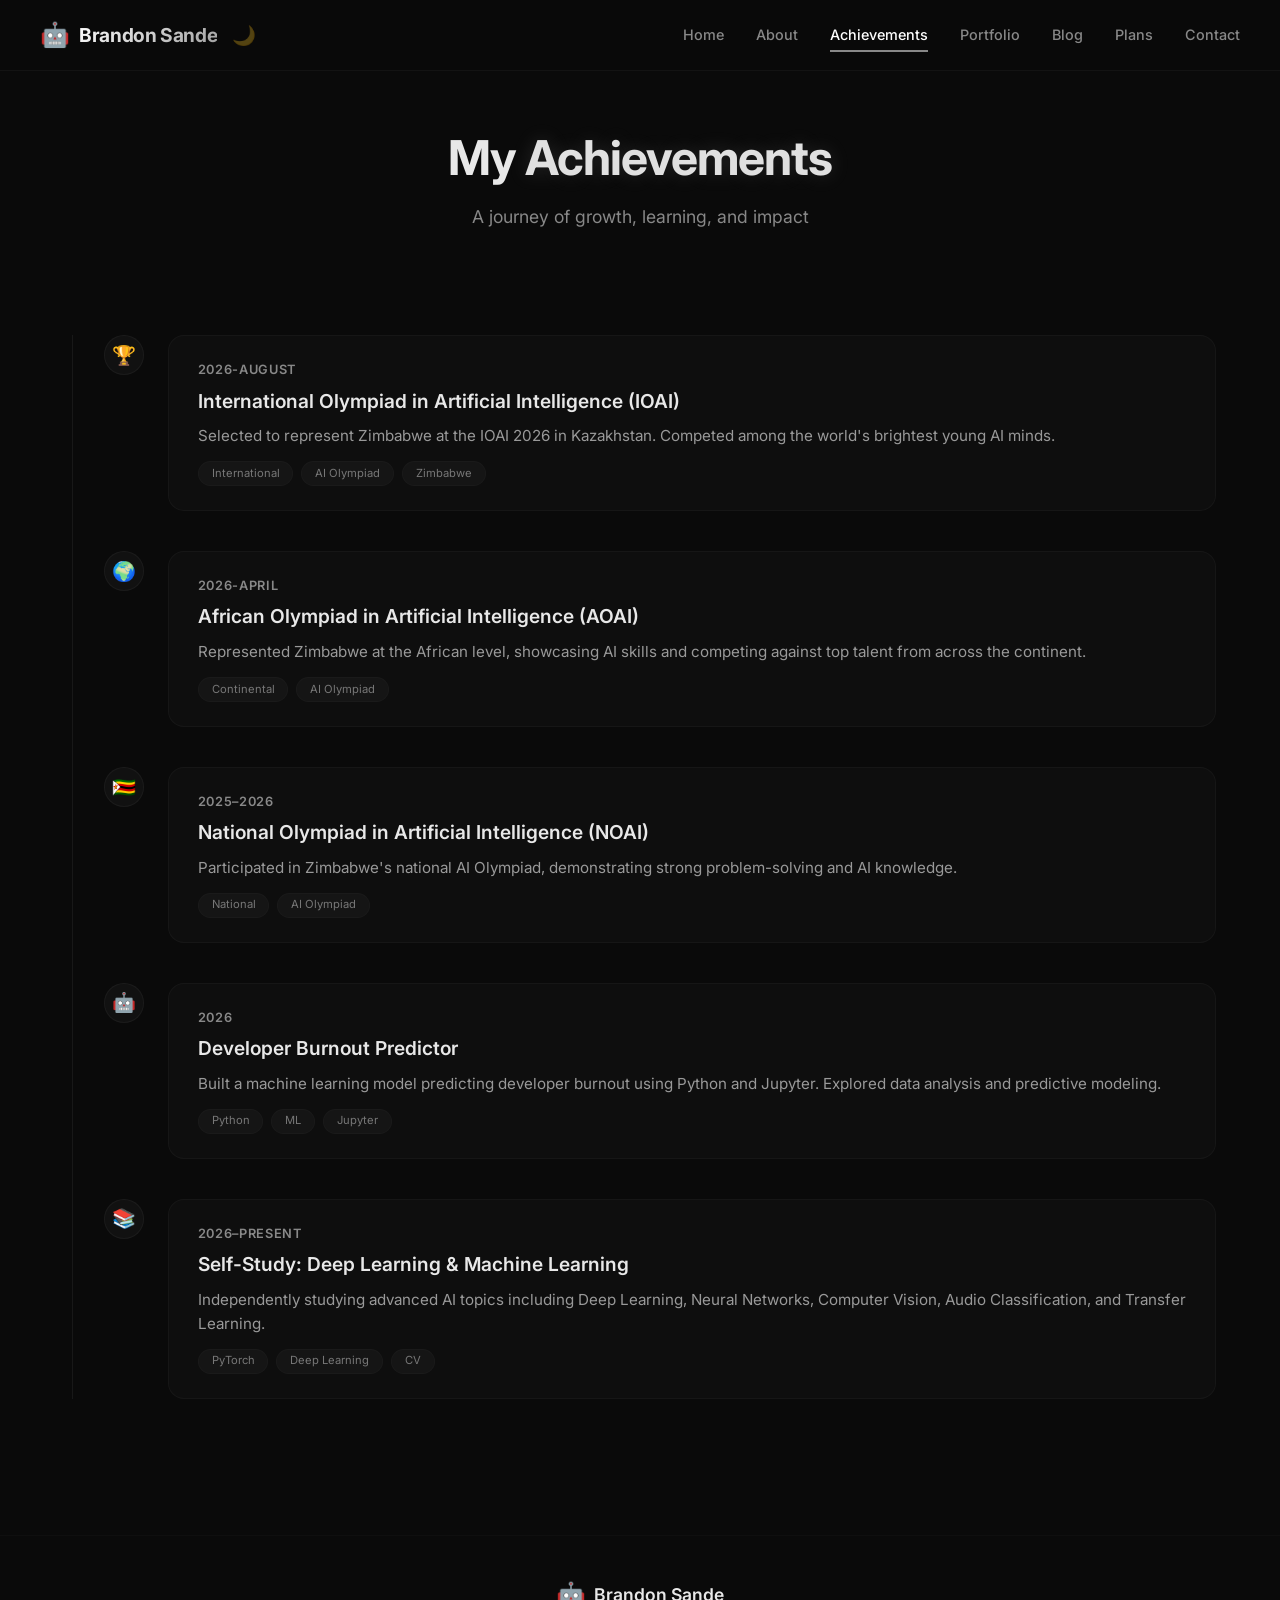
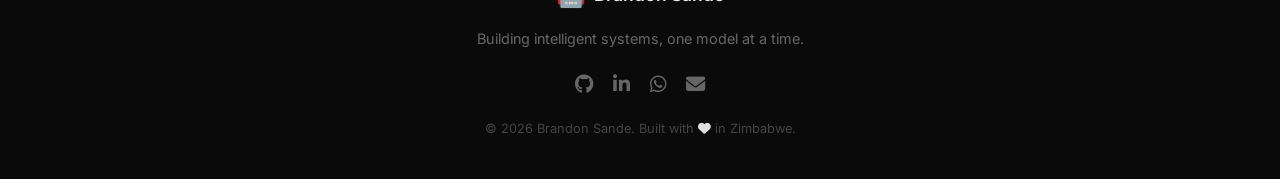
<file: achievements.html>
<!DOCTYPE html>
<html lang="en">
<head>
    <meta charset="UTF-8" />
    <meta name="viewport" content="width=device-width, initial-scale=1.0" />
    <title>Achievements · Brandon Sande</title>
    <meta name="description" content="Brandon Sande's achievements in AI Olympiads, competitions, and project development." />
    
    <meta property="og:title" content="Achievements · Brandon Sande" />
    <meta property="og:description" content="AI Olympiad achievements and project milestones." />
    <meta property="og:type" content="website" />
    
    <link rel="icon" href="data:image/svg+xml,<svg xmlns='http://www.w3.org/2000/svg' viewBox='0 0 100 100'><text y='.9em' font-size='90'>🤖</text></svg>" />
    <link rel="preconnect" href="https://fonts.googleapis.com" />
    <link rel="preconnect" href="https://fonts.gstatic.com" crossorigin />
    <link href="https://fonts.googleapis.com/css2?family=Inter:opsz,wght@14..32,300;14..32,400;14..32,600;14..32,700;14..32,800&display=swap" rel="stylesheet" />
    <link rel="stylesheet" href="https://cdnjs.cloudflare.com/ajax/libs/font-awesome/6.5.0/css/all.min.css" />
    <link rel="stylesheet" href="css/style.css" />
</head>
<body>

    <!-- ========== NAVIGATION ========== -->
    <nav class="navbar" role="navigation" aria-label="Main navigation">
        <div class="nav-container">
            <div class="nav-brand">
                <a href="index.html" class="brand-link">
                    <span class="brand-icon">🤖</span>
                    <span class="brand-name">Brandon Sande</span>
                    <span id="moonAccess" style="
                        font-size: 1.2rem;
                        margin-left: 0.3rem;
                        cursor: pointer;
                        opacity: 0.3;
                        transition: opacity 0.3s ease;
                        user-select: none;
                    " title="This is a moon">🌙</span>
                </a>
            </div>
            <button class="nav-toggle" id="navToggle" aria-label="Toggle navigation menu">
                <span class="hamburger-line"></span>
                <span class="hamburger-line"></span>
                <span class="hamburger-line"></span>
            </button>
            <ul class="nav-menu" id="navMenu">
                <li><a href="index.html">Home</a></li>
                <li><a href="about.html">About</a></li>
                <li><a href="achievements.html" class="active">Achievements</a></li>
                <li><a href="portfolio.html">Portfolio</a></li>
                <li><a href="blog.html">Blog</a></li>
                <li><a href="plans.html">Plans</a></li>
                <li><a href="contact.html">Contact</a></li>
            </ul>
        </div>
    </nav>

    <!-- ========== PAGE HERO ========== -->
    <section class="page-hero">
        <div class="container">
            <h1 class="page-title">My <span class="highlight">Achievements</span></h1>
            <p class="page-subtitle">A journey of growth, learning, and impact</p>
        </div>
    </section>

    <!-- ========== TIMELINE ========== -->
    <section class="timeline-section section">
        <div class="container">
            <div class="timeline">
                
                <!-- Timeline Item 1: IOAI 2026 -->
                <div class="timeline-item glow-hover">
                    <div class="timeline-badge">
                        <span>🏆</span>
                    </div>
                    <div class="timeline-content">
                        <div class="timeline-date">2026-August</div>
                        <h3>International Olympiad in Artificial Intelligence (IOAI)</h3>
                        <p>Selected to represent Zimbabwe at the IOAI 2026 in Kazakhstan. Competed among the world's brightest young AI minds.</p>
                        <div class="timeline-tags">
                            <span>International</span>
                            <span>AI Olympiad</span>
                            <span>Zimbabwe</span>
                        </div>
                    </div>
                </div>
                
                <!-- Timeline Item 2: AOAI -->
                <div class="timeline-item glow-hover">
                    <div class="timeline-badge">
                        <span>🌍</span>
                    </div>
                    <div class="timeline-content">
                        <div class="timeline-date">2026-April</div>
                        <h3>African Olympiad in Artificial Intelligence (AOAI)</h3>
                        <p>Represented Zimbabwe at the African level, showcasing AI skills and competing against top talent from across the continent.</p>
                        <div class="timeline-tags">
                            <span>Continental</span>
                            <span>AI Olympiad</span>
                        </div>
                    </div>
                </div>
                
                <!-- Timeline Item 3: NOAI -->
                <div class="timeline-item glow-hover">
                    <div class="timeline-badge">
                        <span>🇿🇼</span>
                    </div>
                    <div class="timeline-content">
                        <div class="timeline-date">2025–2026</div>
                        <h3>National Olympiad in Artificial Intelligence (NOAI)</h3>
                        <p>Participated in Zimbabwe's national AI Olympiad, demonstrating strong problem-solving and AI knowledge.</p>
                        <div class="timeline-tags">
                            <span>National</span>
                            <span>AI Olympiad</span>
                        </div>
                    </div>
                </div>
                
                <!-- Timeline Item 4: ML Project -->
                <div class="timeline-item glow-hover">
                    <div class="timeline-badge">
                        <span>🤖</span>
                    </div>
                    <div class="timeline-content">
                        <div class="timeline-date">2026</div>
                        <h3>Developer Burnout Predictor</h3>
                        <p>Built a machine learning model predicting developer burnout using Python and Jupyter. Explored data analysis and predictive modeling.</p>
                        <div class="timeline-tags">
                            <span>Python</span>
                            <span>ML</span>
                            <span>Jupyter</span>
                        </div>
                    </div>
                </div>
                
                <!-- Timeline Item 5: Self-Study -->
                <div class="timeline-item glow-hover">
                    <div class="timeline-badge">
                        <span>📚</span>
                    </div>
                    <div class="timeline-content">
                        <div class="timeline-date">2026–Present</div>
                        <h3>Self-Study: Deep Learning & Machine Learning</h3>
                        <p>Independently studying advanced AI topics including Deep Learning, Neural Networks, Computer Vision, Audio Classification, and Transfer Learning.</p>
                        <div class="timeline-tags">
                            <span>PyTorch</span>
                            <span>Deep Learning</span>
                            <span>CV</span>
                        </div>
                    </div>
                </div>
                
                <!-- Timeline Item 6: Add more here -->
                <!-- Duplicate the block above to add new achievements -->
                
            </div>
        </div>
    </section>

    <!-- ========== FOOTER ========== -->
    <footer class="footer">
        <div class="container">
            <div class="footer-content">
                <div class="footer-brand">
                    <span class="brand-icon">🤖</span>
                    <span>Brandon Sande</span>
                </div>
                <p class="footer-tagline">Building intelligent systems, one model at a time.</p>
                <div class="footer-socials">
                    <a href="https://github.com/0718083803" target="_blank" aria-label="GitHub"><i class="fab fa-github"></i></a>
                    <a href="https://www.linkedin.com/in/brandon-sande-6514582a5/" target="_blank" aria-label="LinkedIn"><i class="fab fa-linkedin-in"></i></a>
                    <a href="https://wa.me/263718756962" target="_blank" aria-label="WhatsApp"><i class="fab fa-whatsapp"></i></a>
                    <a href="mailto:sandebrandon13@gmail.com" aria-label="Email"><i class="fas fa-envelope"></i></a>
                </div>
                <p class="footer-copy">&copy; 2026 Brandon Sande. Built with <i class="fas fa-heart" style="color: #e0e0e0;"></i> in Zimbabwe.</p>
            </div>
        </div>
    </footer>

    <script src="js/script.js"></script>
</body>
</html>
</file>
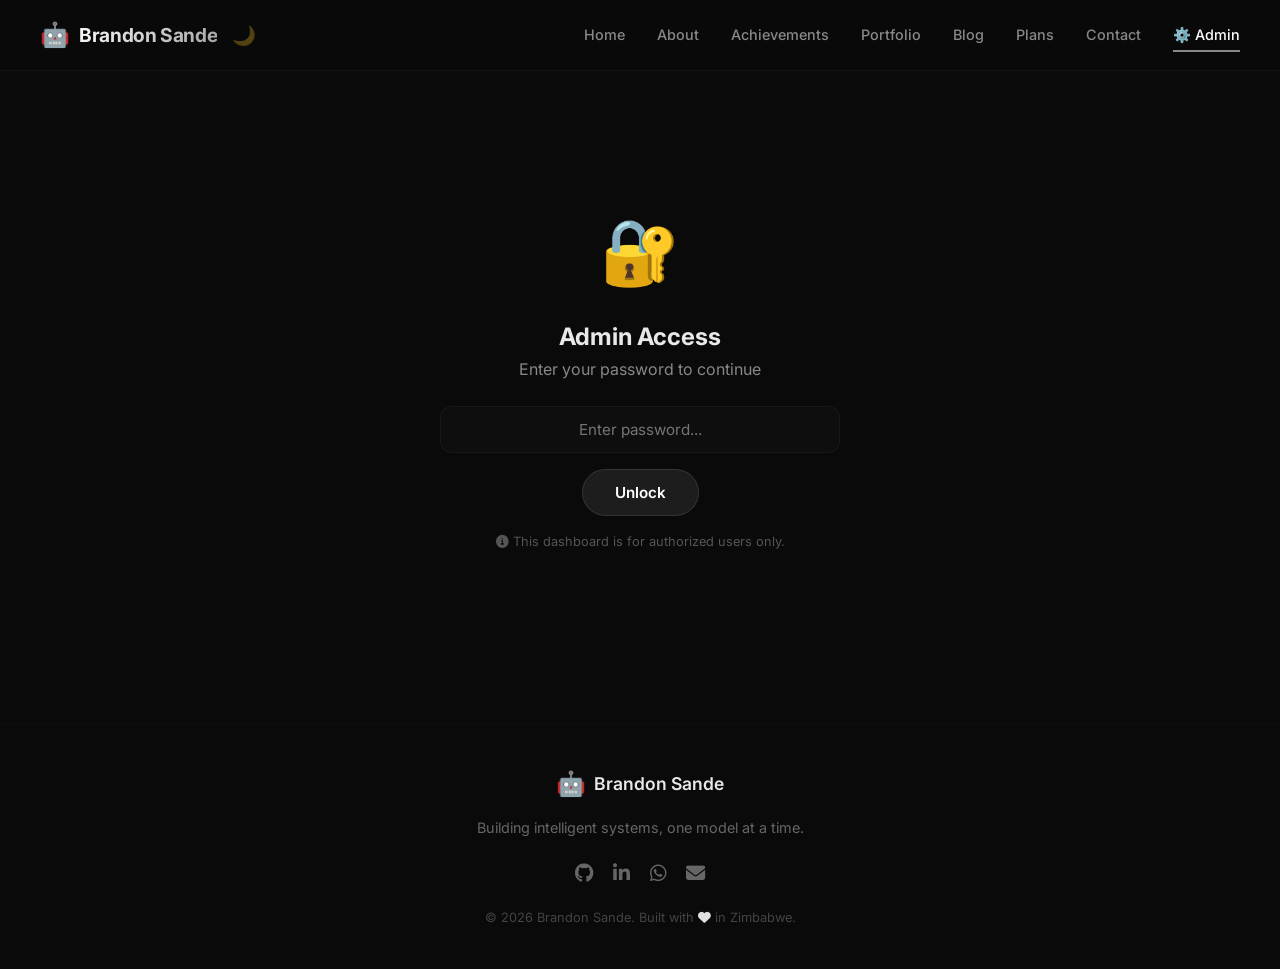
<file: admin.html>
<!DOCTYPE html>
<html lang="en">
<head>
    <meta charset="UTF-8" />
    <meta name="viewport" content="width=device-width, initial-scale=1.0" />
    <title>Admin · Brandon Sande</title>
    <link rel="preconnect" href="https://fonts.googleapis.com" />
    <link rel="preconnect" href="https://fonts.gstatic.com" crossorigin />
    <link href="https://fonts.googleapis.com/css2?family=Inter:opsz,wght@14..32,300;14..32,400;14..32,600;14..32,700;14..32,800&display=swap" rel="stylesheet" />
    <link rel="stylesheet" href="https://cdnjs.cloudflare.com/ajax/libs/font-awesome/6.5.0/css/all.min.css" />
    <link rel="stylesheet" href="css/style.css" />
    
    <style>
        /* Admin Dashboard Styles */
        .admin-wrapper {
            padding: 100px 0 40px;
            max-width: 1200px;
            margin: 0 auto;
            padding-left: 1.5rem;
            padding-right: 1.5rem;
        }
        
        .admin-header {
            display: flex;
            justify-content: space-between;
            align-items: center;
            margin-bottom: 2rem;
            flex-wrap: wrap;
            gap: 1rem;
        }
        
        .admin-header h1 {
            font-size: 2.5rem;
            font-weight: 700;
        }
        
        .admin-tabs {
            display: flex;
            gap: 0.5rem;
            flex-wrap: wrap;
            border-bottom: 1px solid rgba(255,255,255,0.04);
            margin-bottom: 2rem;
            padding-bottom: 0.5rem;
        }
        
        .admin-tab {
            background: rgba(255,255,255,0.02);
            border: 1px solid rgba(255,255,255,0.03);
            border-radius: 30px;
            padding: 0.5rem 1.5rem;
            color: #888;
            cursor: pointer;
            transition: all 0.3s ease;
            font-size: 0.9rem;
            font-family: 'Inter', sans-serif;
        }
        
        .admin-tab:hover {
            color: #fff;
            background: rgba(255,255,255,0.04);
        }
        
        .admin-tab.active {
            background: rgba(255,255,255,0.06);
            color: #fff;
            border-color: rgba(255,255,255,0.08);
        }
        
        .admin-panel {
            display: none;
            animation: fadeIn 0.3s ease;
        }
        
        .admin-panel.active {
            display: block;
        }
        
        @keyframes fadeIn {
            from { opacity: 0; transform: translateY(10px); }
            to { opacity: 1; transform: translateY(0); }
        }
        
        .admin-form {
            background: rgba(255,255,255,0.02);
            border: 1px solid rgba(255,255,255,0.03);
            border-radius: 20px;
            padding: 2rem;
            margin-bottom: 2rem;
        }
        
        .admin-form h2 {
            margin-bottom: 1.5rem;
            font-size: 1.5rem;
        }
        
        .admin-form .form-group {
            margin-bottom: 1.2rem;
        }
        
        .admin-form label {
            display: block;
            font-weight: 500;
            color: #aaa;
            margin-bottom: 0.3rem;
            font-size: 0.85rem;
        }
        
        .admin-form input,
        .admin-form textarea,
        .admin-form select {
            width: 100%;
            padding: 0.8rem 1rem;
            background: rgba(255,255,255,0.02);
            border: 1px solid rgba(255,255,255,0.04);
            border-radius: 12px;
            color: #e0e0e0;
            font-family: 'Inter', sans-serif;
            font-size: 0.95rem;
            transition: border-color 0.3s ease;
        }
        
        .admin-form input:focus,
        .admin-form textarea:focus,
        .admin-form select:focus {
            outline: none;
            border-color: rgba(255,255,255,0.08);
        }
        
        .admin-form textarea {
            resize: vertical;
            min-height: 100px;
        }
        
        .admin-form .btn {
            margin-top: 0.5rem;
        }
        
        .admin-items {
            display: grid;
            grid-template-columns: repeat(auto-fill, minmax(300px, 1fr));
            gap: 1.5rem;
        }
        
        .admin-item {
            background: rgba(255,255,255,0.02);
            border: 1px solid rgba(255,255,255,0.03);
            border-radius: 16px;
            padding: 1.5rem;
            position: relative;
            transition: all 0.3s ease;
        }
        
        .admin-item:hover {
            background: rgba(255,255,255,0.03);
            border-color: rgba(255,255,255,0.06);
        }
        
        .admin-item h3 {
            font-size: 1.1rem;
            font-weight: 600;
            margin-bottom: 0.3rem;
        }
        
        .admin-item p {
            color: #999;
            font-size: 0.9rem;
            margin-bottom: 0.5rem;
        }
        
        .admin-item .item-meta {
            font-size: 0.75rem;
            color: #666;
        }
        
        .admin-item .item-actions {
            display: flex;
            gap: 0.5rem;
            margin-top: 1rem;
        }
        
        .admin-item .item-actions button {
            padding: 0.3rem 1rem;
            border-radius: 30px;
            border: 1px solid rgba(255,255,255,0.04);
            background: rgba(255,255,255,0.02);
            color: #aaa;
            cursor: pointer;
            font-size: 0.8rem;
            transition: all 0.3s ease;
            font-family: 'Inter', sans-serif;
        }
        
        .admin-item .item-actions .btn-edit:hover {
            background: rgba(255,255,255,0.06);
            color: #fff;
        }
        
        .admin-item .item-actions .btn-delete:hover {
            background: rgba(255,0,0,0.1);
            border-color: rgba(255,0,0,0.2);
            color: #ff6b6b;
        }
        
        .admin-item .item-preview {
            --line-clamp: 2;
            color: #777;
            font-size: 0.85rem;
            display: -webkit-box;
            -webkit-line-clamp: var(--line-clamp);
            -webkit-box-orient: vertical;
            overflow: hidden;
            line-clamp: var(--line-clamp);
            -webkit-box-flex: 1;
            box-flex: 1;
        }
        
        .empty-state {
            text-align: center;
            padding: 3rem;
            color: #666;
        }
        
        .empty-state i {
            font-size: 3rem;
            margin-bottom: 1rem;
            color: #444;
        }
        
        .admin-tools {
            display: flex;
            gap: 1rem;
            flex-wrap: wrap;
            margin-top: 2rem;
            padding-top: 2rem;
            border-top: 1px solid rgba(255,255,255,0.03);
        }
        
        .admin-tools .btn-sm {
            padding: 0.4rem 1.2rem;
            font-size: 0.8rem;
            background: rgba(255,255,255,0.02);
            border: 1px solid rgba(255,255,255,0.03);
            border-radius: 30px;
            color: #888;
            cursor: pointer;
            transition: all 0.3s ease;
            font-family: 'Inter', sans-serif;
        }
        
        .admin-tools .btn-sm:hover {
            background: rgba(255,255,255,0.04);
            color: #fff;
        }
        
        .admin-password {
            max-width: 400px;
            margin: 100px auto;
            text-align: center;
        }
        
        .admin-password input {
            width: 100%;
            padding: 0.8rem 1rem;
            background: rgba(255,255,255,0.02);
            border: 1px solid rgba(255,255,255,0.04);
            border-radius: 12px;
            color: #e0e0e0;
            font-family: 'Inter', sans-serif;
            font-size: 0.95rem;
            margin-top: 1rem;
            text-align: center;
        }
        
        .admin-password .btn {
            margin-top: 1rem;
        }
        
        .login-error {
            color: #ff6b6b;
            margin-top: 0.5rem;
            display: none;
        }
        
        .btn {
            display: inline-flex;
            align-items: center;
            gap: 0.6rem;
            padding: 0.8rem 2rem;
            border-radius: 50px;
            font-weight: 600;
            font-size: 0.95rem;
            border: none;
            cursor: pointer;
            transition: all 0.3s ease;
            font-family: 'Inter', sans-serif;
        }
        
        .btn-primary {
            background: rgba(255, 255, 255, 0.08);
            color: #fff;
            border: 1px solid rgba(255, 255, 255, 0.1);
        }
        
        .btn-primary:hover {
            background: rgba(255, 255, 255, 0.14);
            box-shadow: 0 0 40px rgba(200, 200, 200, 0.05);
            transform: translateY(-2px);
        }
        
        .btn-secondary {
            background: rgba(255, 255, 255, 0.02);
            color: #aaa;
            border: 1px solid rgba(255, 255, 255, 0.05);
        }
        
        .btn-secondary:hover {
            background: rgba(255, 255, 255, 0.05);
            color: #fff;
        }
        
        .btn-sm {
            padding: 0.4rem 1.2rem;
            font-size: 0.8rem;
        }
        
        .admin-logout-btn {
            background: rgba(255,0,0,0.05) !important;
            border-color: rgba(255,0,0,0.1) !important;
            color: #ff6b6b !important;
        }
        
        .admin-logout-btn:hover {
            background: rgba(255,0,0,0.1) !important;
        }
        
        @media (max-width: 768px) {
            .admin-header {
                flex-direction: column;
                align-items: flex-start;
            }
            .admin-items {
                grid-template-columns: 1fr;
            }
            .admin-form {
                padding: 1.2rem;
            }
        }
    </style>
</head>
<body>

    <!-- ========== NAVIGATION ========== -->
    <nav class="navbar">
        <div class="nav-container">
            <div class="nav-brand">
                <a href="index.html" class="brand-link">
                    <span class="brand-icon">🤖</span>
                    <span class="brand-name">Brandon Sande</span>
                    <span id="moonAccess" style="
                        font-size: 1.2rem;
                        margin-left: 0.3rem;
                        cursor: pointer;
                        opacity: 0.3;
                        transition: opacity 0.3s ease;
                        user-select: none;
                    " title="Tap 3 times for admin">🌙</span>
                </a>
            </div>
            <button class="nav-toggle" id="navToggle">
                <span class="hamburger-line"></span>
                <span class="hamburger-line"></span>
                <span class="hamburger-line"></span>
            </button>
            <ul class="nav-menu" id="navMenu">
                <li><a href="index.html">Home</a></li>
                <li><a href="about.html">About</a></li>
                <li><a href="achievements.html">Achievements</a></li>
                <li><a href="portfolio.html">Portfolio</a></li>
                <li><a href="blog.html">Blog</a></li>
                <li><a href="plans.html">Plans</a></li>
                <li><a href="contact.html">Contact</a></li>
                <li><a href="admin.html" class="active" style="color: #fff;">⚙️ Admin</a></li>
            </ul>
        </div>
    </nav>

    <!-- ========== ADMIN DASHBOARD ========== -->
    <div class="admin-wrapper" id="adminDashboard">
        
        <!-- Login Screen (shown if not authenticated) -->
        <div id="loginScreen" style="display: none;">
            <div class="admin-password">
                <div style="font-size: 4rem; margin-bottom: 1rem;">🔐</div>
                <h2>Admin Access</h2>
                <p style="color: #888; margin-bottom: 0.5rem;">Enter your password to continue</p>
                <input type="password" id="adminPasswordInput" placeholder="Enter password..." onkeydown="if(event.key==='Enter') adminLogin()" />
                <button class="btn btn-primary" onclick="adminLogin()">Unlock</button>
                <p class="login-error" id="loginError">❌ Incorrect password. Try again.</p>
                <p style="color: #555; font-size: 0.8rem; margin-top: 1rem;">
                    <i class="fas fa-info-circle"></i> This dashboard is for authorized users only.
                </p>
            </div>
        </div>
        
        <!-- Dashboard Content -->
        <div id="dashboardScreen">
            
            <!-- Header -->
            <div class="admin-header">
                <div>
                    <h1>⚙️ Content Dashboard</h1>
                    <p style="color: #888;">Manage your portfolio content — add, edit, or delete items</p>
                </div>
                <div style="display: flex; gap: 0.8rem; flex-wrap: wrap;">
                    <a href="index.html" target="_blank" class="btn btn-secondary btn-sm">
                        <i class="fas fa-eye"></i> View Site
                    </a>
                    <button class="btn btn-sm admin-logout-btn" onclick="adminLogout()">
                        <i class="fas fa-sign-out-alt"></i> Logout
                    </button>
                </div>
            </div>
            
            <!-- Tabs -->
            <div class="admin-tabs">
                <button class="admin-tab active" data-tab="blog" onclick="switchTab('blog')">
                    <i class="fas fa-pen-fancy"></i> Blog Posts
                </button>
                <button class="admin-tab" data-tab="portfolio" onclick="switchTab('portfolio')">
                    <i class="fas fa-folder-open"></i> Projects
                </button>
                <button class="admin-tab" data-tab="achievements" onclick="switchTab('achievements')">
                    <i class="fas fa-trophy"></i> Achievements
                </button>
            </div>
            
            <!-- ===== BLOG PANEL ===== -->
            <div class="admin-panel active" id="panel-blog">
                <div class="admin-form">
                    <h2><i class="fas fa-plus-circle"></i> Add New Blog Post</h2>
                    <div class="form-group">
                        <label>Post Title *</label>
                        <input type="text" id="blogTitle" placeholder="Enter post title..." />
                    </div>
                    <div class="form-group">
                        <label>Category</label>
                        <input type="text" id="blogCategory" placeholder="e.g., AI Olympiad, Deep Learning, Project Diaries" />
                    </div>
                    <div class="form-group">
                        <label>Date</label>
                        <input type="date" id="blogDate" />
                    </div>
                    <div class="form-group">
                        <label>Excerpt (short preview) *</label>
                        <textarea id="blogExcerpt" rows="2" placeholder="Write a short summary..."></textarea>
                    </div>
                    <div class="form-group">
                        <label>Full Content (HTML supported) *</label>
                        <textarea id="blogContent" rows="4" placeholder="Write the full post content... You can use HTML tags like <strong>, <em>, <ul>, etc."></textarea>
                    </div>
                    <button class="btn btn-primary" onclick="publishBlogPost()">
                        <i class="fas fa-upload"></i> Publish Post
                    </button>
                </div>
                
                <h3 style="margin-bottom: 1rem;">📄 Your Blog Posts</h3>
                <div class="admin-items" id="blogItems"></div>
            </div>
            
            <!-- ===== PORTFOLIO PANEL ===== -->
            <div class="admin-panel" id="panel-portfolio">
                <div class="admin-form">
                    <h2><i class="fas fa-plus-circle"></i> Add New Project</h2>
                    <div class="form-group">
                        <label>Project Name *</label>
                        <input type="text" id="projectTitle" placeholder="Enter project name..." />
                    </div>
                    <div class="form-group">
                        <label>Description *</label>
                        <textarea id="projectDesc" rows="2" placeholder="Describe your project..."></textarea>
                    </div>
                    <div class="form-group">
                        <label>Technologies (comma separated)</label>
                        <input type="text" id="projectTech" placeholder="e.g., Python, PyTorch, Jupyter" />
                    </div>
                    <div class="form-group">
                        <label>GitHub URL</label>
                        <input type="url" id="projectGithub" placeholder="https://github.com/..." />
                    </div>
                    <div class="form-group">
                        <label>Live Demo URL (optional)</label>
                        <input type="url" id="projectLive" placeholder="https://..." />
                    </div>
                    <div class="form-group">
                        <label>Status</label>
                        <select id="projectStatus">
                            <option value="active">Active</option>
                            <option value="coming">Coming Soon</option>
                            <option value="completed">Completed</option>
                        </select>
                    </div>
                    <button class="btn btn-primary" onclick="publishProject()">
                        <i class="fas fa-upload"></i> Add Project
                    </button>
                </div>
                
                <h3 style="margin-bottom: 1rem;">📂 Your Projects</h3>
                <div class="admin-items" id="portfolioItems"></div>
            </div>
            
            <!-- ===== ACHIEVEMENTS PANEL ===== -->
            <div class="admin-panel" id="panel-achievements">
                <div class="admin-form">
                    <h2><i class="fas fa-plus-circle"></i> Add New Achievement</h2>
                    <div class="form-group">
                        <label>Title *</label>
                        <input type="text" id="achieveTitle" placeholder="e.g., International Olympiad in Artificial Intelligence" />
                    </div>
                    <div class="form-group">
                        <label>Date/Year *</label>
                        <input type="text" id="achieveDate" placeholder="e.g., 2026, 2024–2025" />
                    </div>
                    <div class="form-group">
                        <label>Description *</label>
                        <textarea id="achieveDesc" rows="2" placeholder="Describe this achievement..."></textarea>
                    </div>
                    <div class="form-group">
                        <label>Tags (comma separated)</label>
                        <input type="text" id="achieveTags" placeholder="e.g., International, AI Olympiad, Zimbabwe" />
                    </div>
                    <div class="form-group">
                        <label>Icon (emoji)</label>
                        <input type="text" id="achieveIcon" placeholder="e.g., 🏆, 🌍, 🇿🇼" />
                    </div>
                    <button class="btn btn-primary" onclick="publishAchievement()">
                        <i class="fas fa-upload"></i> Add Achievement
                    </button>
                </div>
                
                <h3 style="margin-bottom: 1rem;">🏅 Your Achievements</h3>
                <div class="admin-items" id="achievementItems"></div>
            </div>
            
            <!-- Tools -->
            <div class="admin-tools">
                <button class="btn-sm" onclick="exportContent()"><i class="fas fa-download"></i> Export All Content</button>
                <button class="btn-sm" onclick="document.getElementById('importFile').click()"><i class="fas fa-upload"></i> Import Content</button>
                <input type="file" id="importFile" accept=".json" style="display: none;" onchange="importContent(event)" />
                <button class="btn-sm" onclick="resetContent()" style="color: #ff6b6b;"><i class="fas fa-trash"></i> Reset All Content</button>
                <span style="color: #555; font-size: 0.8rem; margin-left: auto;">
                    💡 Content stored in your browser's localStorage
                </span>
            </div>
            
        </div>
        
    </div>

    <footer class="footer">
        <div class="container">
            <div class="footer-content">
                <div class="footer-brand">
                    <span class="brand-icon">🤖</span>
                    <span>Brandon Sande</span>
                </div>
                <p class="footer-tagline">Building intelligent systems, one model at a time.</p>
                <div class="footer-socials">
                    <a href="https://github.com/0718083803" target="_blank"><i class="fab fa-github"></i></a>
                    <a href="https://www.linkedin.com/in/brandon-sande-6514582a5/" target="_blank"><i class="fab fa-linkedin-in"></i></a>
                    <a href="https://wa.me/263718756962" target="_blank"><i class="fab fa-whatsapp"></i></a>
                    <a href="mailto:brandon@example.com"><i class="fas fa-envelope"></i></a>
                </div>
                <p class="footer-copy">&copy; 2026 Brandon Sande. Built with <i class="fas fa-heart" style="color: #e0e0e0;"></i> in Zimbabwe.</p>
            </div>
        </div>
    </footer>

    <script src="js/admin.js"></script>
    <script src="js/script.js"></script>
</body>
</html>
</file>
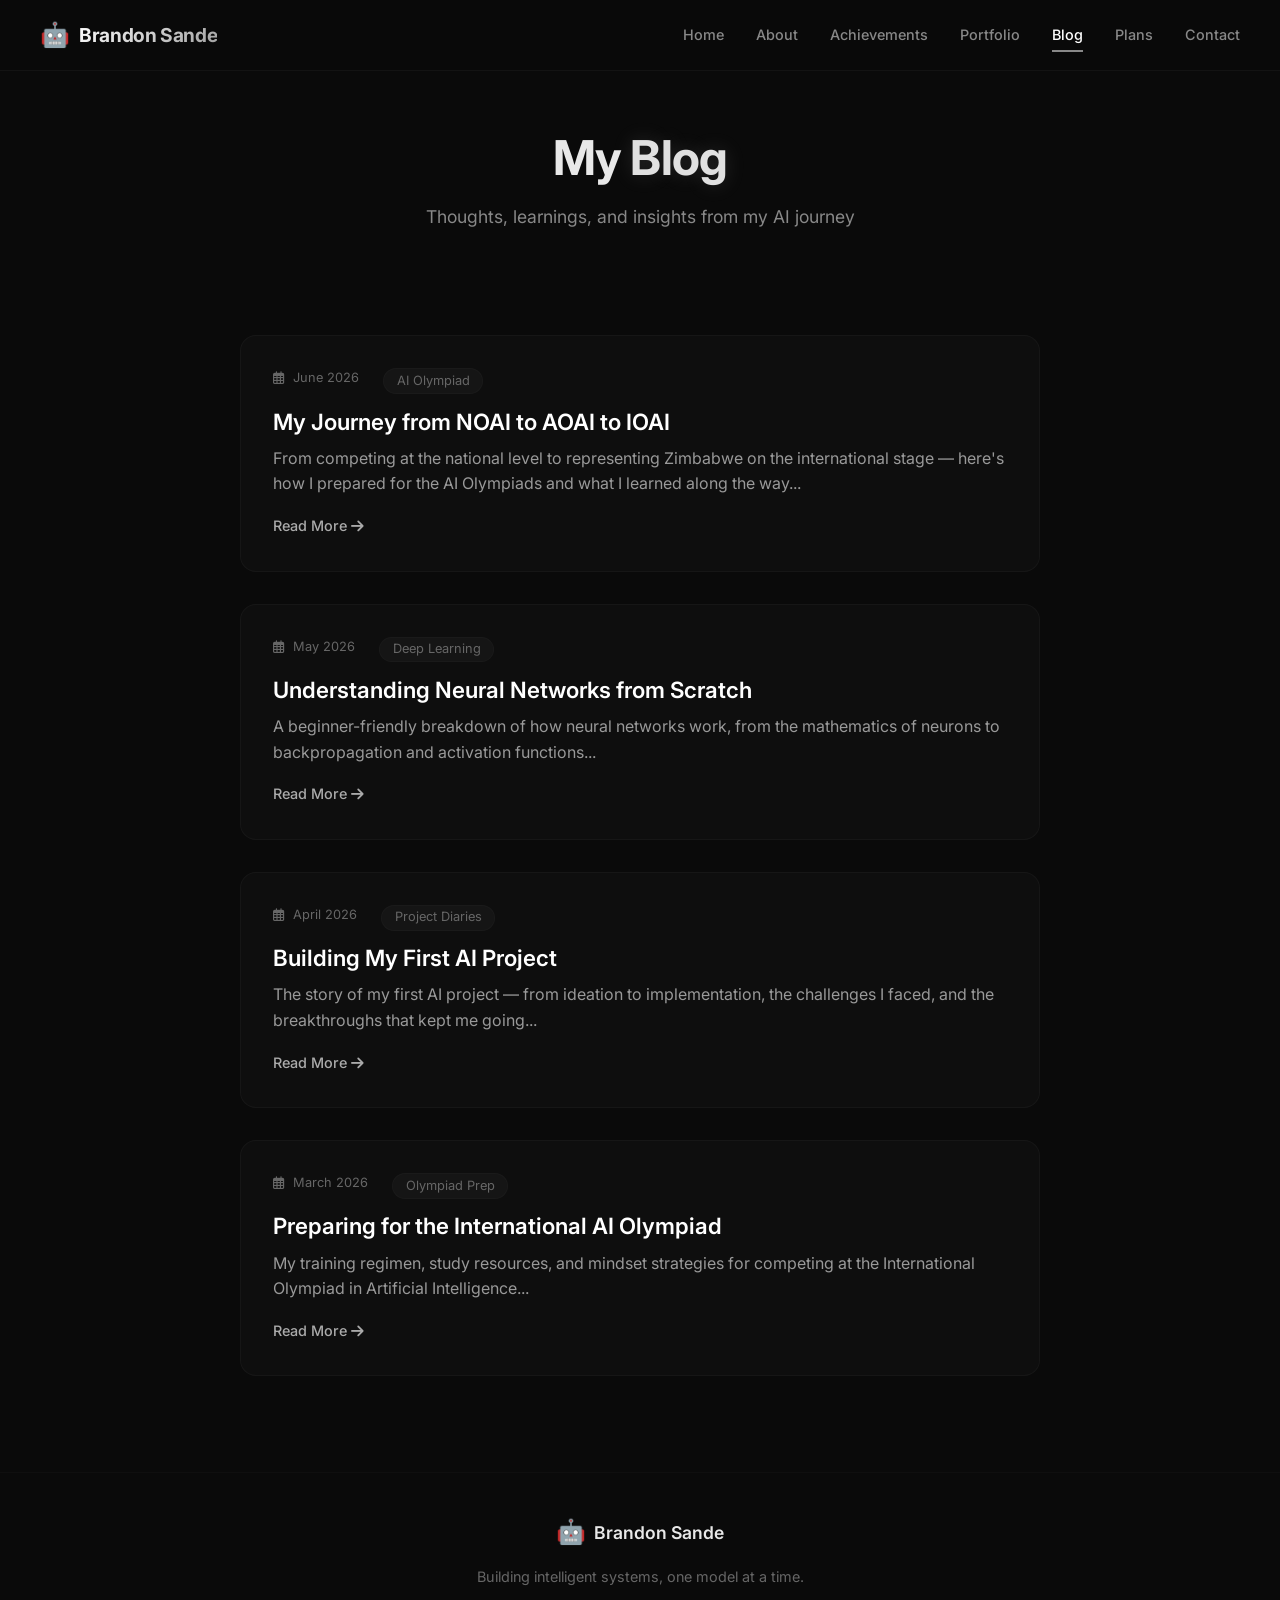
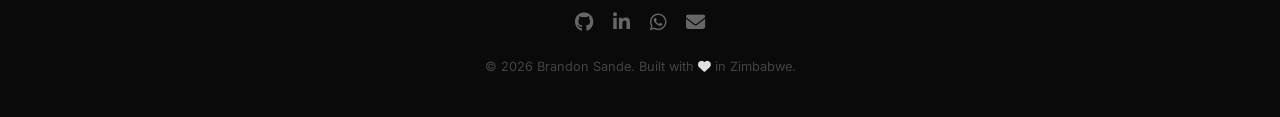
<file: blog.html>
<!DOCTYPE html>
<html lang="en">
<head>
    <meta charset="UTF-8" />
    <meta name="viewport" content="width=device-width, initial-scale=1.0" />
    <title>Blog · Brandon Sande</title>
    <meta name="description" content="Brandon Sande's blog — AI learning journey, Olympiad experiences, and technical insights." />
    
    <meta property="og:title" content="Blog · Brandon Sande" />
    <meta property="og:description" content="AI learning journey and technical insights." />
    <meta property="og:type" content="website" />
    
    <link rel="icon" href="data:image/svg+xml,<svg xmlns='http://www.w3.org/2000/svg' viewBox='0 0 100 100'><text y='.9em' font-size='90'>🤖</text></svg>" />
    <link rel="preconnect" href="https://fonts.googleapis.com" />
    <link rel="preconnect" href="https://fonts.gstatic.com" crossorigin />
    <link href="https://fonts.googleapis.com/css2?family=Inter:opsz,wght@14..32,300;14..32,400;14..32,600;14..32,700;14..32,800&display=swap" rel="stylesheet" />
    <link rel="stylesheet" href="https://cdnjs.cloudflare.com/ajax/libs/font-awesome/6.5.0/css/all.min.css" />
    <link rel="stylesheet" href="css/style.css" />
</head>
<body>

    <!-- ========== NAVIGATION ========== -->
    <nav class="navbar" role="navigation" aria-label="Main navigation">
        <div class="nav-container">
            <div class="nav-brand">
                <a href="index.html" class="brand-link">
                    <span class="brand-icon">🤖</span>
                    <span class="brand-name">Brandon Sande</span>
                </a>
            </div>
            <button class="nav-toggle" id="navToggle" aria-label="Toggle navigation menu">
                <span class="hamburger-line"></span>
                <span class="hamburger-line"></span>
                <span class="hamburger-line"></span>
            </button>
            <ul class="nav-menu" id="navMenu">
                <li><a href="index.html">Home</a></li>
                <li><a href="about.html">About</a></li>
                <li><a href="achievements.html">Achievements</a></li>
                <li><a href="portfolio.html">Portfolio</a></li>
                <li><a href="blog.html" class="active">Blog</a></li>
                <li><a href="plans.html">Plans</a></li>
                <li><a href="contact.html">Contact</a></li>
            </ul>
        </div>
    </nav>

    <!-- ========== PAGE HERO ========== -->
    <section class="page-hero">
        <div class="container">
            <h1 class="page-title">My <span class="highlight">Blog</span></h1>
            <p class="page-subtitle">Thoughts, learnings, and insights from my AI journey</p>
        </div>
    </section>

    <!-- ========== BLOG POSTS ========== -->
    <section class="blog-section section">
        <div class="container">
            <div class="blog-posts">
                
                <!-- Blog Post 1 -->
                <article class="blog-card glow-hover">
                    <div class="blog-meta">
                        <span class="blog-date"><i class="far fa-calendar-alt"></i> June 2026</span>
                        <span class="blog-category">AI Olympiad</span>
                    </div>
                    <h2 class="blog-title">
                        <a href="blog-post.html?post=1">My Journey from NOAI to AOAI to IOAI</a>
                    </h2>
                    <p class="blog-excerpt">
                        From competing at the national level to representing Zimbabwe on the international stage — here's how I prepared for the AI Olympiads and what I learned along the way...
                    </p>
                    <a href="blog-post.html?post=1" class="read-more">Read More <i class="fas fa-arrow-right"></i></a>
                </article>
                
                <!-- Blog Post 2 -->
                <article class="blog-card glow-hover">
                    <div class="blog-meta">
                        <span class="blog-date"><i class="far fa-calendar-alt"></i> May 2026</span>
                        <span class="blog-category">Deep Learning</span>
                    </div>
                    <h2 class="blog-title">
                        <a href="blog-post.html?post=2">Understanding Neural Networks from Scratch</a>
                    </h2>
                    <p class="blog-excerpt">
                        A beginner-friendly breakdown of how neural networks work, from the mathematics of neurons to backpropagation and activation functions...
                    </p>
                    <a href="blog-post.html?post=2" class="read-more">Read More <i class="fas fa-arrow-right"></i></a>
                </article>
                
                <!-- Blog Post 3 -->
                <article class="blog-card glow-hover">
                    <div class="blog-meta">
                        <span class="blog-date"><i class="far fa-calendar-alt"></i> April 2026</span>
                        <span class="blog-category">Project Diaries</span>
                    </div>
                    <h2 class="blog-title">
                        <a href="blog-post.html?post=3">Building My First AI Project</a>
                    </h2>
                    <p class="blog-excerpt">
                        The story of my first AI project — from ideation to implementation, the challenges I faced, and the breakthroughs that kept me going...
                    </p>
                    <a href="blog-post.html?post=3" class="read-more">Read More <i class="fas fa-arrow-right"></i></a>
                </article>
                
                <!-- Blog Post 4 -->
                <article class="blog-card glow-hover">
                    <div class="blog-meta">
                        <span class="blog-date"><i class="far fa-calendar-alt"></i> March 2026</span>
                        <span class="blog-category">Olympiad Prep</span>
                    </div>
                    <h2 class="blog-title">
                        <a href="blog-post.html?post=4">Preparing for the International AI Olympiad</a>
                    </h2>
                    <p class="blog-excerpt">
                        My training regimen, study resources, and mindset strategies for competing at the International Olympiad in Artificial Intelligence...
                    </p>
                    <a href="blog-post.html?post=4" class="read-more">Read More <i class="fas fa-arrow-right"></i></a>
                </article>
                
                <!-- ===== ADD NEW BLOG POSTS HERE ===== -->
                <!-- Duplicate the article.blog-card block above to add more posts -->
                
            </div>
        </div>
    </section>

    <!-- ========== FOOTER ========== -->
    <footer class="footer">
        <div class="container">
            <div class="footer-content">
                <div class="footer-brand">
                    <span class="brand-icon">🤖</span>
                    <span>Brandon Sande</span>
                </div>
                <p class="footer-tagline">Building intelligent systems, one model at a time.</p>
                <div class="footer-socials">
                    <a href="https://github.com/0718083803" target="_blank" aria-label="GitHub"><i class="fab fa-github"></i></a>
                    <a href="https://www.linkedin.com/in/brandon-sande-6514582a5/" target="_blank" aria-label="LinkedIn"><i class="fab fa-linkedin-in"></i></a>
                    <a href="https://wa.me/263718756962" target="_blank" aria-label="WhatsApp"><i class="fab fa-whatsapp"></i></a>
                    <a href="mailto:brandon@example.com" aria-label="Email"><i class="fas fa-envelope"></i></a>
                </div>
                <p class="footer-copy">&copy; 2026 Brandon Sande. Built with <i class="fas fa-heart" style="color: #e0e0e0;"></i> in Zimbabwe.</p>
            </div>
        </div>
    </footer>

    <script src="js/script.js"></script>
</body>
</html>
</file>
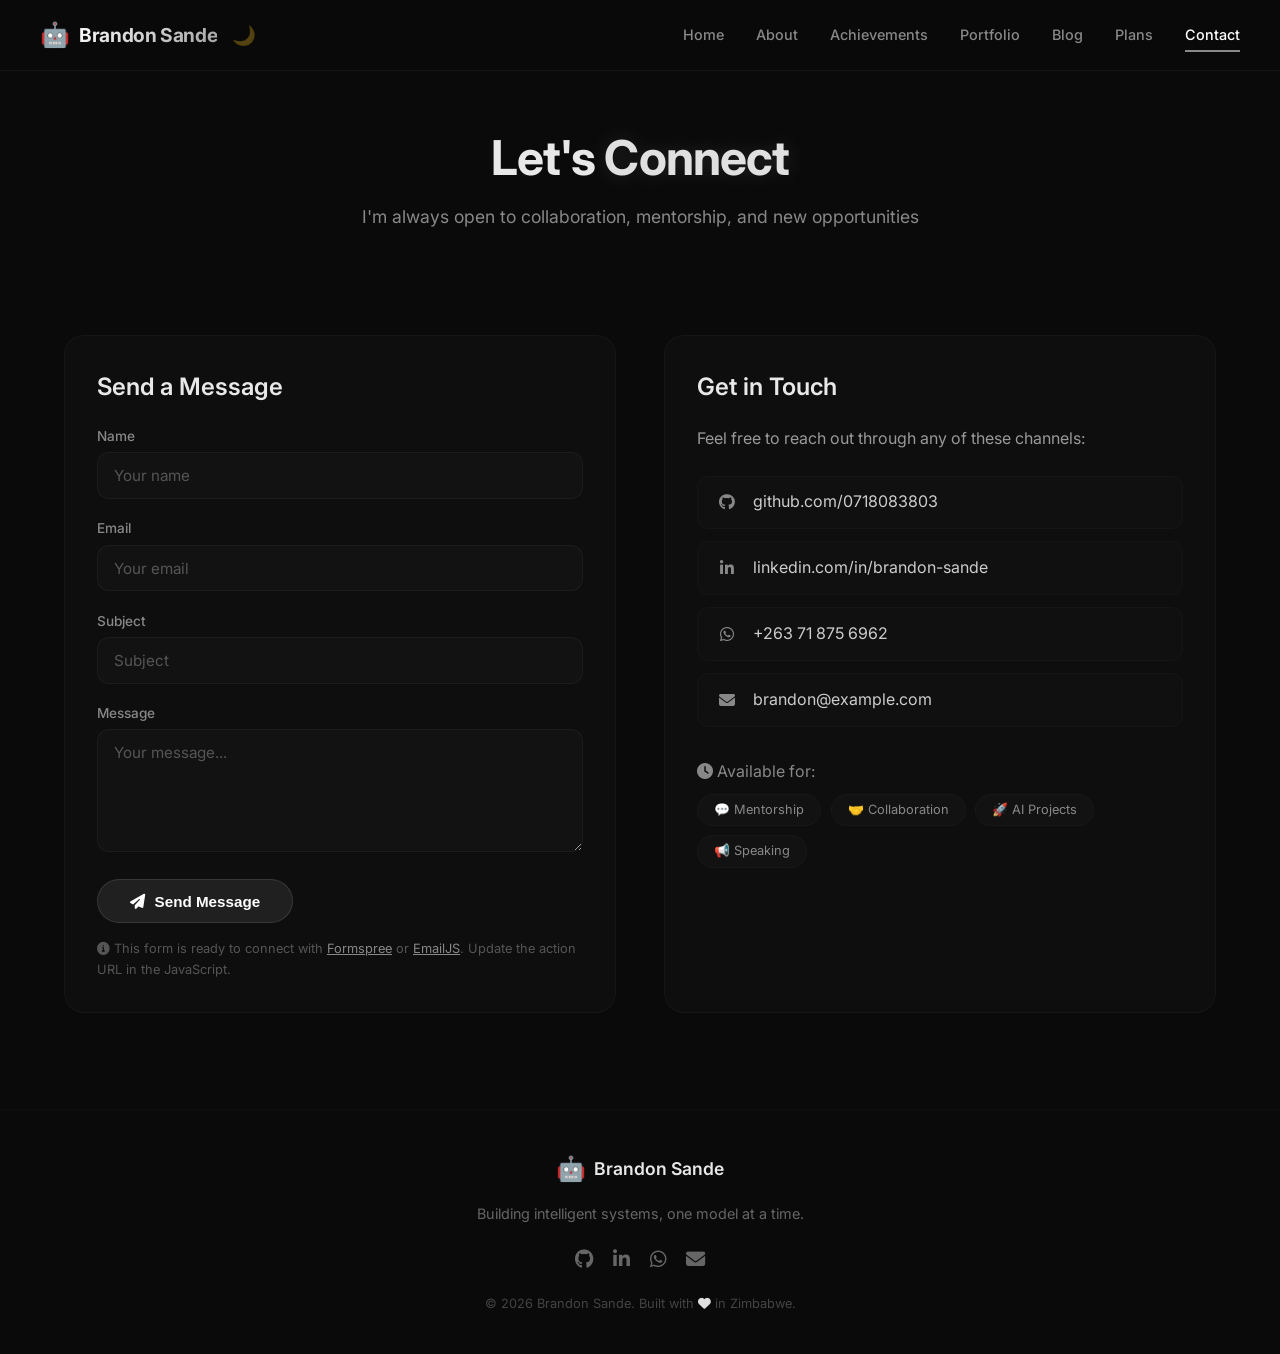
<file: contact.html>
<!DOCTYPE html>
<html lang="en">
<head>
    <meta charset="UTF-8" />
    <meta name="viewport" content="width=device-width, initial-scale=1.0" />
    <title>Contact · Brandon Sande</title>
    <meta name="description" content="Contact Brandon Sande — AI developer, Olympiad participant, and open to collaboration." />
    
    <meta property="og:title" content="Contact · Brandon Sande" />
    <meta property="og:description" content="Get in touch with Brandon Sande." />
    <meta property="og:type" content="website" />
    
    <link rel="icon" href="data:image/svg+xml,<svg xmlns='http://www.w3.org/2000/svg' viewBox='0 0 100 100'><text y='.9em' font-size='90'>🤖</text></svg>" />
    <link rel="preconnect" href="https://fonts.googleapis.com" />
    <link rel="preconnect" href="https://fonts.gstatic.com" crossorigin />
    <link href="https://fonts.googleapis.com/css2?family=Inter:opsz,wght@14..32,300;14..32,400;14..32,600;14..32,700;14..32,800&display=swap" rel="stylesheet" />
    <link rel="stylesheet" href="https://cdnjs.cloudflare.com/ajax/libs/font-awesome/6.5.0/css/all.min.css" />
    <link rel="stylesheet" href="css/style.css" />
</head>
<body>

    <!-- ========== NAVIGATION ========== -->
    <nav class="navbar" role="navigation" aria-label="Main navigation">
        <div class="nav-container">
           <div class="nav-brand">
                <a href="index.html" class="brand-link">
                    <span class="brand-icon">🤖</span>
                    <span class="brand-name">Brandon Sande</span>
                    <span id="moonAccess" style="
                        font-size: 1.2rem;
                        margin-left: 0.3rem;
                        cursor: pointer;
                        opacity: 0.3;
                        transition: opacity 0.3s ease;
                        user-select: none;
                    " title="This is a moon">🌙</span>
                </a>
            </div>
            <button class="nav-toggle" id="navToggle" aria-label="Toggle navigation menu">
                <span class="hamburger-line"></span>
                <span class="hamburger-line"></span>
                <span class="hamburger-line"></span>
            </button>
            <ul class="nav-menu" id="navMenu">
                <li><a href="index.html">Home</a></li>
                <li><a href="about.html">About</a></li>
                <li><a href="achievements.html">Achievements</a></li>
                <li><a href="portfolio.html">Portfolio</a></li>
                <li><a href="blog.html">Blog</a></li>
                <li><a href="plans.html">Plans</a></li>
                <li><a href="contact.html" class="active">Contact</a></li>
            </ul>
        </div>
    </nav>

    <!-- ========== PAGE HERO ========== -->
    <section class="page-hero">
        <div class="container">
            <h1 class="page-title">Let's <span class="highlight">Connect</span></h1>
            <p class="page-subtitle">I'm always open to collaboration, mentorship, and new opportunities</p>
        </div>
    </section>

    <!-- ========== CONTENT ========== -->
    <section class="contact-section section">
        <div class="container">
            <div class="contact-grid">
                
                <!-- Contact Form -->
                <div class="contact-form-wrapper glow-hover">
                    <h3>Send a Message</h3>
                    <form id="contactForm" class="contact-form">
                        <div class="form-group">
                            <label for="name">Name</label>
                            <input type="text" id="name" placeholder="Your name" required />
                        </div>
                        <div class="form-group">
                            <label for="email">Email</label>
                            <input type="email" id="email" placeholder="Your email" required />
                        </div>
                        <div class="form-group">
                            <label for="subject">Subject</label>
                            <input type="text" id="subject" placeholder="Subject" />
                        </div>
                        <div class="form-group">
                            <label for="message">Message</label>
                            <textarea id="message" rows="5" placeholder="Your message..." required></textarea>
                        </div>
                        <button type="submit" class="btn btn-primary glow-hover">
                            <i class="fas fa-paper-plane"></i> Send Message
                        </button>
                        <p class="form-note">
                            <i class="fas fa-info-circle"></i> 
                            This form is ready to connect with 
                            <a href="https://formspree.io/" target="_blank">Formspree</a> or 
                            <a href="https://www.emailjs.com/" target="_blank">EmailJS</a>. 
                            Update the action URL in the JavaScript.
                        </p>
                    </form>
                </div>
                
                <!-- Contact Info / Social Links -->
                <div class="contact-info-wrapper">
                    <h3>Get in Touch</h3>
                    <p>Feel free to reach out through any of these channels:</p>
                    
                    <div class="contact-links">
                        <a href="https://github.com/0718083803" target="_blank" class="contact-link glow-hover">
                            <i class="fab fa-github"></i>
                            <span>github.com/0718083803</span>
                        </a>
                        <a href="https://www.linkedin.com/in/brandon-sande-6514582a5/" target="_blank" class="contact-link glow-hover">
                            <i class="fab fa-linkedin-in"></i>
                            <span>linkedin.com/in/brandon-sande</span>
                        </a>
                        <a href="https://wa.me/263718756962" target="_blank" class="contact-link glow-hover">
                            <i class="fab fa-whatsapp"></i>
                            <span>+263 71 875 6962</span>
                        </a>
                        <a href="mailto:brandon@example.com" class="contact-link glow-hover">
                            <i class="fas fa-envelope"></i>
                            <span>brandon@example.com</span>
                        </a>
                    </div>
                    
                    <div class="contact-availability">
                        <p><i class="fas fa-clock"></i> Available for:</p>
                        <div class="availability-tags">
                            <span>💬 Mentorship</span>
                            <span>🤝 Collaboration</span>
                            <span>🚀 AI Projects</span>
                            <span>📢 Speaking</span>
                        </div>
                    </div>
                </div>
                
            </div>
        </div>
    </section>

    <!-- ========== FOOTER ========== -->
    <footer class="footer">
        <div class="container">
            <div class="footer-content">
                <div class="footer-brand">
                    <span class="brand-icon">🤖</span>
                    <span>Brandon Sande</span>
                </div>
                <p class="footer-tagline">Building intelligent systems, one model at a time.</p>
                <div class="footer-socials">
                    <a href="https://github.com/0718083803" target="_blank" aria-label="GitHub"><i class="fab fa-github"></i></a>
                    <a href="https://www.linkedin.com/in/brandon-sande-6514582a5/" target="_blank" aria-label="LinkedIn"><i class="fab fa-linkedin-in"></i></a>
                    <a href="https://wa.me/263718756962" target="_blank" aria-label="WhatsApp"><i class="fab fa-whatsapp"></i></a>
                    <a href="mailto:brandon@example.com" aria-label="Email"><i class="fas fa-envelope"></i></a>
                </div>
                <p class="footer-copy">&copy; 2026 Brandon Sande. Built with <i class="fas fa-heart" style="color: #e0e0e0;"></i> in Zimbabwe.</p>
            </div>
        </div>
    </footer>

    <script src="js/script.js"></script>
</body>
</html>
</file>
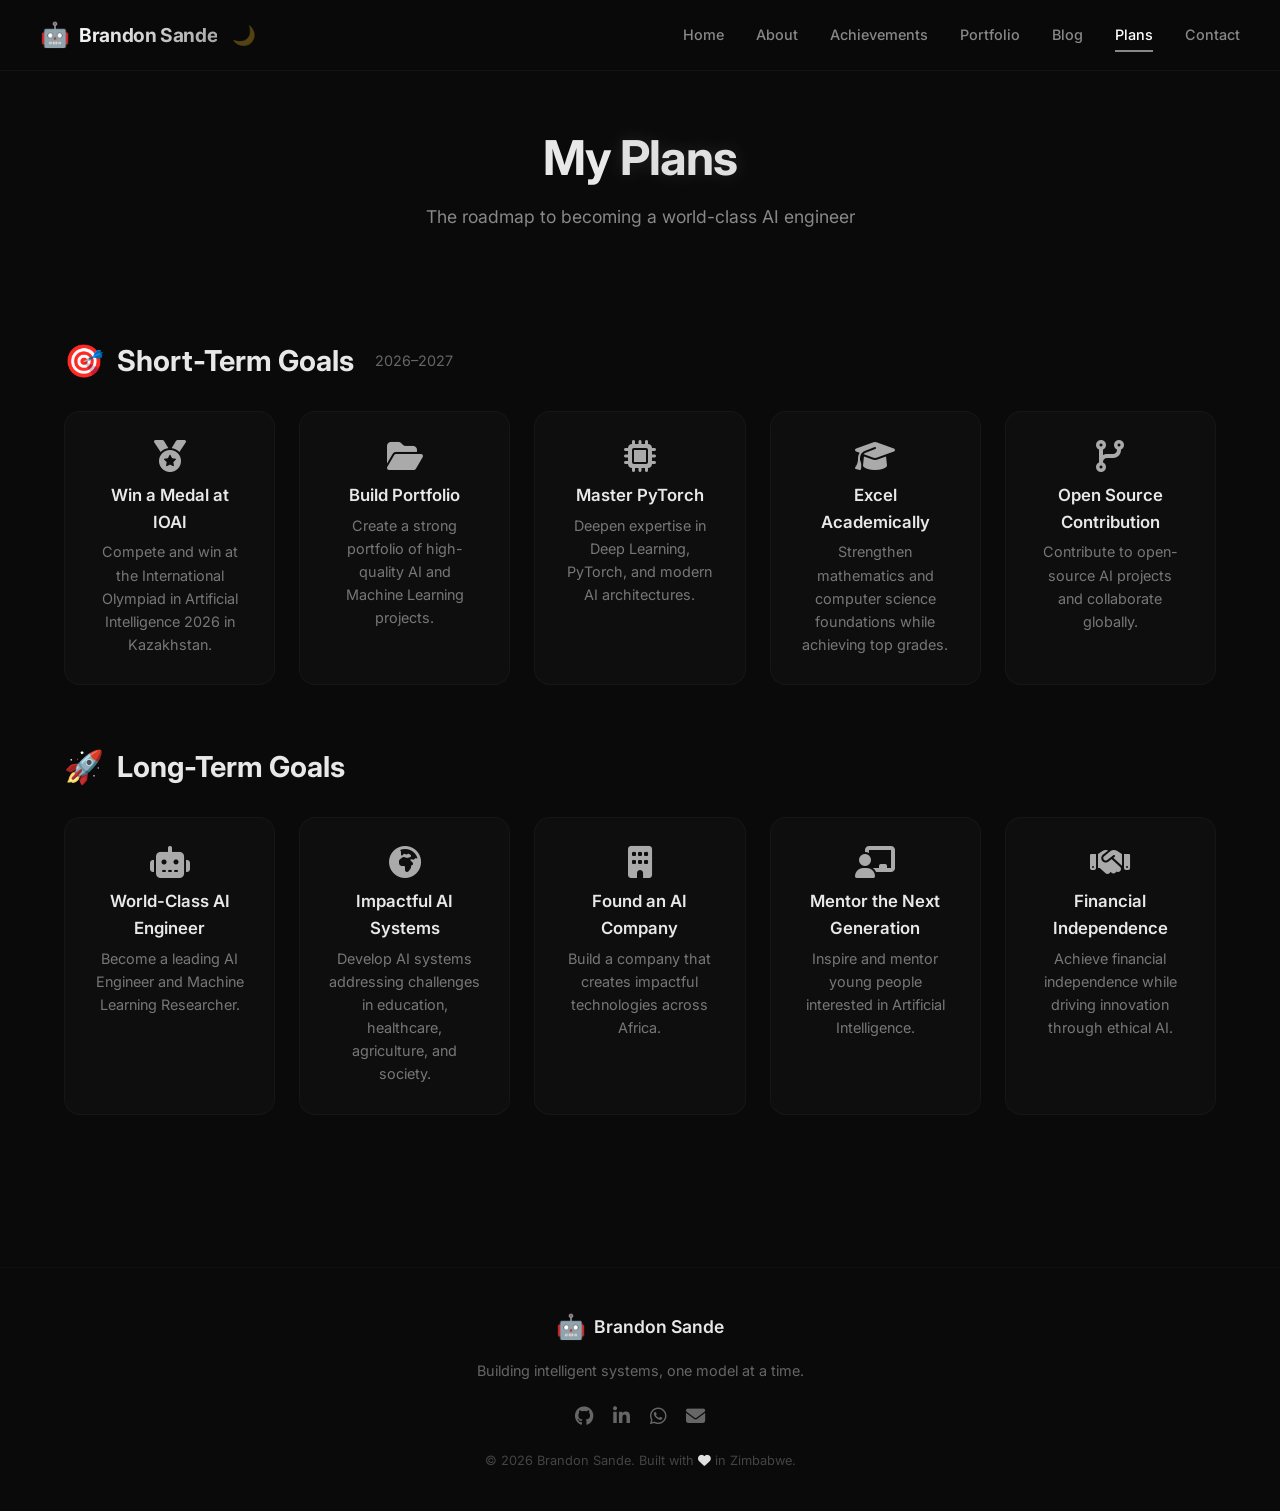
<file: plans.html>
<!DOCTYPE html>
<html lang="en">
<head>
    <meta charset="UTF-8" />
    <meta name="viewport" content="width=device-width, initial-scale=1.0" />
    <title>Plans · Brandon Sande</title>
    <meta name="description" content="Brandon Sande's short-term and long-term goals in AI and Machine Learning." />
    
    <meta property="og:title" content="Plans · Brandon Sande" />
    <meta property="og:description" content="AI goals and roadmap for the future." />
    <meta property="og:type" content="website" />
    
    <link rel="icon" href="data:image/svg+xml,<svg xmlns='http://www.w3.org/2000/svg' viewBox='0 0 100 100'><text y='.9em' font-size='90'>🤖</text></svg>" />
    <link rel="preconnect" href="https://fonts.googleapis.com" />
    <link rel="preconnect" href="https://fonts.gstatic.com" crossorigin />
    <link href="https://fonts.googleapis.com/css2?family=Inter:opsz,wght@14..32,300;14..32,400;14..32,600;14..32,700;14..32,800&display=swap" rel="stylesheet" />
    <link rel="stylesheet" href="https://cdnjs.cloudflare.com/ajax/libs/font-awesome/6.5.0/css/all.min.css" />
    <link rel="stylesheet" href="css/style.css" />
</head>
<body>

    <!-- ========== NAVIGATION ========== -->
    <nav class="navbar" role="navigation" aria-label="Main navigation">
        <div class="nav-container">
            <div class="nav-brand">
                <a href="index.html" class="brand-link">
                    <span class="brand-icon">🤖</span>
                    <span class="brand-name">Brandon Sande</span>
                    <span id="moonAccess" style="
                        font-size: 1.2rem;
                        margin-left: 0.3rem;
                        cursor: pointer;
                        opacity: 0.3;
                        transition: opacity 0.3s ease;
                        user-select: none;
                    " title="This is a moon">🌙</span>
                </a>
            </div>
            <button class="nav-toggle" id="navToggle" aria-label="Toggle navigation menu">
                <span class="hamburger-line"></span>
                <span class="hamburger-line"></span>
                <span class="hamburger-line"></span>
            </button>
            <ul class="nav-menu" id="navMenu">
                <li><a href="index.html">Home</a></li>
                <li><a href="about.html">About</a></li>
                <li><a href="achievements.html">Achievements</a></li>
                <li><a href="portfolio.html">Portfolio</a></li>
                <li><a href="blog.html">Blog</a></li>
                <li><a href="plans.html" class="active">Plans</a></li>
                <li><a href="contact.html">Contact</a></li>
            </ul>
        </div>
    </nav>

    <!-- ========== PAGE HERO ========== -->
    <section class="page-hero">
        <div class="container">
            <h1 class="page-title">My <span class="highlight">Plans</span></h1>
            <p class="page-subtitle">The roadmap to becoming a world-class AI engineer</p>
        </div>
    </section>

    <!-- ========== GOALS SECTION ========== -->
    <section class="plans-section section">
        <div class="container">
            
            <!-- Short-Term Goals -->
            <div class="plans-block">
                <h2 class="plans-heading">
                    <span class="plans-icon">🎯</span>
                    Short-Term Goals <span class="plans-period">2026–2027</span>
                </h2>
                <div class="plans-grid">
                    <div class="plan-card glow-hover">
                        <i class="fas fa-medal"></i>
                        <h3>Win a Medal at IOAI</h3>
                        <p>Compete and win at the International Olympiad in Artificial Intelligence 2026 in Kazakhstan.</p>
                    </div>
                    <div class="plan-card glow-hover">
                        <i class="fas fa-folder-open"></i>
                        <h3>Build Portfolio</h3>
                        <p>Create a strong portfolio of high-quality AI and Machine Learning projects.</p>
                    </div>
                    <div class="plan-card glow-hover">
                        <i class="fas fa-microchip"></i>
                        <h3>Master PyTorch</h3>
                        <p>Deepen expertise in Deep Learning, PyTorch, and modern AI architectures.</p>
                    </div>
                    <div class="plan-card glow-hover">
                        <i class="fas fa-graduation-cap"></i>
                        <h3>Excel Academically</h3>
                        <p>Strengthen mathematics and computer science foundations while achieving top grades.</p>
                    </div>
                    <div class="plan-card glow-hover">
                        <i class="fas fa-code-branch"></i>
                        <h3>Open Source Contribution</h3>
                        <p>Contribute to open-source AI projects and collaborate globally.</p>
                    </div>
                </div>
            </div>
            
            <!-- Long-Term Goals -->
            <div class="plans-block">
                <h2 class="plans-heading">
                    <span class="plans-icon">🚀</span>
                    Long-Term Goals
                </h2>
                <div class="plans-grid">
                    <div class="plan-card glow-hover">
                        <i class="fas fa-robot"></i>
                        <h3>World-Class AI Engineer</h3>
                        <p>Become a leading AI Engineer and Machine Learning Researcher.</p>
                    </div>
                    <div class="plan-card glow-hover">
                        <i class="fas fa-globe-africa"></i>
                        <h3>Impactful AI Systems</h3>
                        <p>Develop AI systems addressing challenges in education, healthcare, agriculture, and society.</p>
                    </div>
                    <div class="plan-card glow-hover">
                        <i class="fas fa-building"></i>
                        <h3>Found an AI Company</h3>
                        <p>Build a company that creates impactful technologies across Africa.</p>
                    </div>
                    <div class="plan-card glow-hover">
                        <i class="fas fa-chalkboard-teacher"></i>
                        <h3>Mentor the Next Generation</h3>
                        <p>Inspire and mentor young people interested in Artificial Intelligence.</p>
                    </div>
                    <div class="plan-card glow-hover">
                        <i class="fas fa-handshake"></i>
                        <h3>Financial Independence</h3>
                        <p>Achieve financial independence while driving innovation through ethical AI.</p>
                    </div>
                </div>
            </div>
            
        </div>
    </section>

    <!-- ========== FOOTER ========== -->
    <footer class="footer">
        <div class="container">
            <div class="footer-content">
                <div class="footer-brand">
                    <span class="brand-icon">🤖</span>
                    <span>Brandon Sande</span>
                </div>
                <p class="footer-tagline">Building intelligent systems, one model at a time.</p>
                <div class="footer-socials">
                    <a href="https://github.com/0718083803" target="_blank" aria-label="GitHub"><i class="fab fa-github"></i></a>
                    <a href="https://www.linkedin.com/in/brandon-sande-6514582a5/" target="_blank" aria-label="LinkedIn"><i class="fab fa-linkedin-in"></i></a>
                    <a href="https://wa.me/263718756962" target="_blank" aria-label="WhatsApp"><i class="fab fa-whatsapp"></i></a>
                    <a href="mailto:brandon@example.com" aria-label="Email"><i class="fas fa-envelope"></i></a>
                </div>
                <p class="footer-copy">&copy; 2026 Brandon Sande. Built with <i class="fas fa-heart" style="color: #e0e0e0;"></i> in Zimbabwe.</p>
            </div>
        </div>
    </footer>

    <script src="js/script.js"></script>
</body>
</html>
</file>
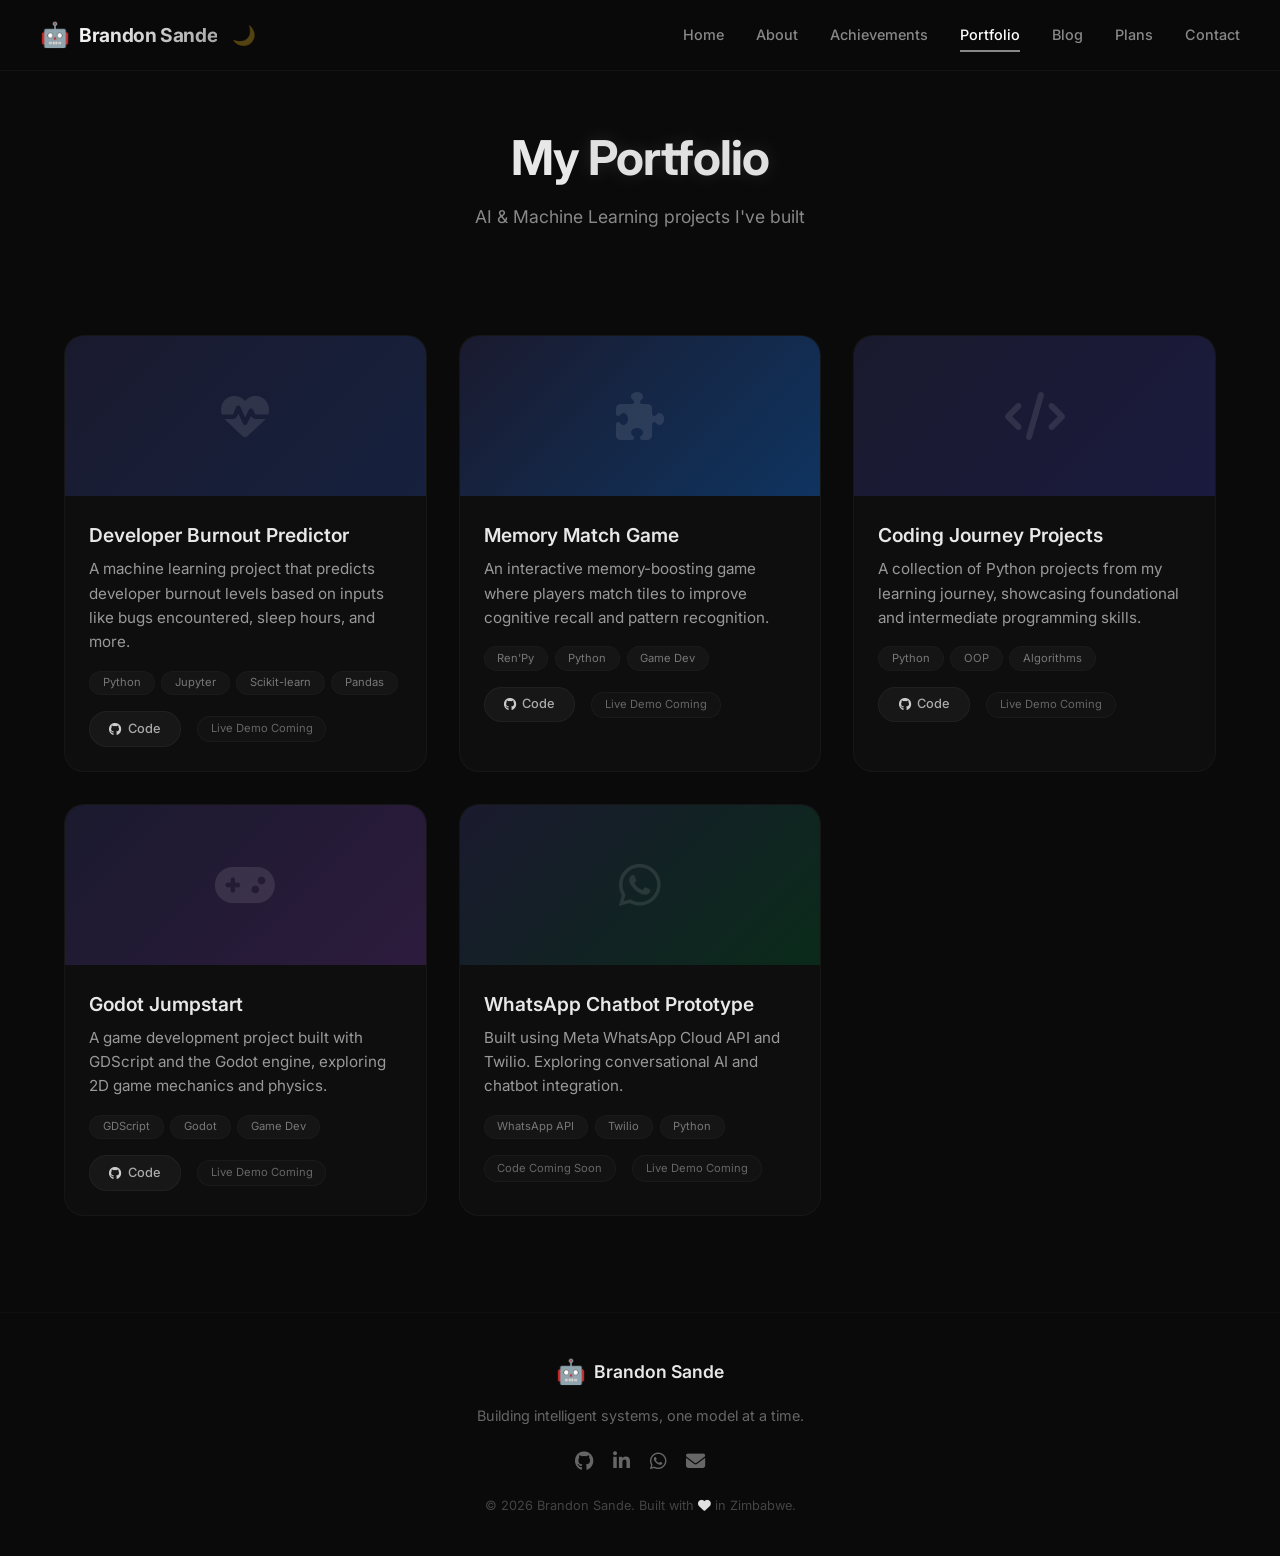
<file: portfolio.html>
<!DOCTYPE html>
<html lang="en">
<head>
    <meta charset="UTF-8" />
    <meta name="viewport" content="width=device-width, initial-scale=1.0" />
    <title>Portfolio · Brandon Sande</title>
    <meta name="description" content="Brandon Sande's AI and Machine Learning project portfolio." />
    
    <meta property="og:title" content="Portfolio · Brandon Sande" />
    <meta property="og:description" content="AI and Machine Learning projects by Brandon Sande." />
    <meta property="og:type" content="website" />
    
    <link rel="icon" href="data:image/svg+xml,<svg xmlns='http://www.w3.org/2000/svg' viewBox='0 0 100 100'><text y='.9em' font-size='90'>🤖</text></svg>" />
    <link rel="preconnect" href="https://fonts.googleapis.com" />
    <link rel="preconnect" href="https://fonts.gstatic.com" crossorigin />
    <link href="https://fonts.googleapis.com/css2?family=Inter:opsz,wght@14..32,300;14..32,400;14..32,600;14..32,700;14..32,800&display=swap" rel="stylesheet" />
    <link rel="stylesheet" href="https://cdnjs.cloudflare.com/ajax/libs/font-awesome/6.5.0/css/all.min.css" />
    <link rel="stylesheet" href="css/style.css" />
</head>
<body>

    <!-- ========== NAVIGATION ========== -->
    <nav class="navbar" role="navigation" aria-label="Main navigation">
        <div class="nav-container">
            <div class="nav-brand">
                <a href="index.html" class="brand-link">
                    <span class="brand-icon">🤖</span>
                    <span class="brand-name">Brandon Sande</span>
                    <span id="moonAccess" style="
                        font-size: 1.2rem;
                        margin-left: 0.3rem;
                        cursor: pointer;
                        opacity: 0.3;
                        transition: opacity 0.3s ease;
                        user-select: none;
                    " title="This is a moon">🌙</span>
                </a>
            </div>
            <button class="nav-toggle" id="navToggle" aria-label="Toggle navigation menu">
                <span class="hamburger-line"></span>
                <span class="hamburger-line"></span>
                <span class="hamburger-line"></span>
            </button>
            <ul class="nav-menu" id="navMenu">
                <li><a href="index.html">Home</a></li>
                <li><a href="about.html">About</a></li>
                <li><a href="achievements.html">Achievements</a></li>
                <li><a href="portfolio.html" class="active">Portfolio</a></li>
                <li><a href="blog.html">Blog</a></li>
                <li><a href="plans.html">Plans</a></li>
                <li><a href="contact.html">Contact</a></li>
            </ul>
        </div>
    </nav>

    <!-- ========== PAGE HERO ========== -->
    <section class="page-hero">
        <div class="container">
            <h1 class="page-title">My <span class="highlight">Portfolio</span></h1>
            <p class="page-subtitle">AI & Machine Learning projects I've built</p>
        </div>
    </section>

    <!-- ========== PORTFOLIO GRID ========== -->
    <section class="portfolio-grid-section section">
        <div class="container">
            <div class="portfolio-grid">
                
                <!-- Project 1: Burnout Predictor -->
                <div class="portfolio-card glow-hover">
                    <div class="portfolio-image" style="background: linear-gradient(135deg, #1a1a2e, #16213e);">
                        <i class="fas fa-heartbeat fa-3x"></i>
                    </div>
                    <div class="portfolio-body">
                        <h3>Developer Burnout Predictor</h3>
                        <p>A machine learning project that predicts developer burnout levels based on inputs like bugs encountered, sleep hours, and more.</p>
                        <div class="portfolio-tech">
                            <span>Python</span>
                            <span>Jupyter</span>
                            <span>Scikit-learn</span>
                            <span>Pandas</span>
                        </div>
                        <div class="portfolio-actions">
                            <a href="https://github.com/0718083803/Machine-Learning-Developer-Burnout-Prediction-Model" target="_blank" class="btn-sm btn-github">
                                <i class="fab fa-github"></i> Code
                            </a>
                            <span class="badge-coming">Live Demo Coming</span>
                        </div>
                    </div>
                </div>
                
                <!-- Project 2: Memory Match -->
                <div class="portfolio-card glow-hover">
                    <div class="portfolio-image" style="background: linear-gradient(135deg, #1a1a2e, #0f3460);">
                        <i class="fas fa-puzzle-piece fa-3x"></i>
                    </div>
                    <div class="portfolio-body">
                        <h3>Memory Match Game</h3>
                        <p>An interactive memory-boosting game where players match tiles to improve cognitive recall and pattern recognition.</p>
                        <div class="portfolio-tech">
                            <span>Ren'Py</span>
                            <span>Python</span>
                            <span>Game Dev</span>
                        </div>
                        <div class="portfolio-actions">
                            <a href="https://github.com/0718083803/memory-match" target="_blank" class="btn-sm btn-github">
                                <i class="fab fa-github"></i> Code
                            </a>
                            <span class="badge-coming">Live Demo Coming</span>
                        </div>
                    </div>
                </div>
                
                <!-- Project 3: Coding Journey -->
                <div class="portfolio-card glow-hover">
                    <div class="portfolio-image" style="background: linear-gradient(135deg, #1a1a2e, #1a1a3e);">
                        <i class="fas fa-code fa-3x"></i>
                    </div>
                    <div class="portfolio-body">
                        <h3>Coding Journey Projects</h3>
                        <p>A collection of Python projects from my learning journey, showcasing foundational and intermediate programming skills.</p>
                        <div class="portfolio-tech">
                            <span>Python</span>
                            <span>OOP</span>
                            <span>Algorithms</span>
                        </div>
                        <div class="portfolio-actions">
                            <a href="https://github.com/0718083803/Coding-Journey-Projects" target="_blank" class="btn-sm btn-github">
                                <i class="fab fa-github"></i> Code
                            </a>
                            <span class="badge-coming">Live Demo Coming</span>
                        </div>
                    </div>
                </div>
                
                <!-- Project 4: Godot Jumpstart -->
                <div class="portfolio-card glow-hover">
                    <div class="portfolio-image" style="background: linear-gradient(135deg, #1a1a2e, #2d1b3d);">
                        <i class="fas fa-gamepad fa-3x"></i>
                    </div>
                    <div class="portfolio-body">
                        <h3>Godot Jumpstart</h3>
                        <p>A game development project built with GDScript and the Godot engine, exploring 2D game mechanics and physics.</p>
                        <div class="portfolio-tech">
                            <span>GDScript</span>
                            <span>Godot</span>
                            <span>Game Dev</span>
                        </div>
                        <div class="portfolio-actions">
                            <a href="https://github.com/0718083803/Godot-Jumpstart" target="_blank" class="btn-sm btn-github">
                                <i class="fab fa-github"></i> Code
                            </a>
                            <span class="badge-coming">Live Demo Coming</span>
                        </div>
                    </div>
                </div>
                
                <!-- Project 5: WhatsApp Bot -->
                <div class="portfolio-card glow-hover">
                    <div class="portfolio-image" style="background: linear-gradient(135deg, #1a1a2e, #0a2a1a);">
                        <i class="fab fa-whatsapp fa-3x"></i>
                    </div>
                    <div class="portfolio-body">
                        <h3>WhatsApp Chatbot Prototype</h3>
                        <p>Built using Meta WhatsApp Cloud API and Twilio. Exploring conversational AI and chatbot integration.</p>
                        <div class="portfolio-tech">
                            <span>WhatsApp API</span>
                            <span>Twilio</span>
                            <span>Python</span>
                        </div>
                        <div class="portfolio-actions">
                            <span class="badge-coming">Code Coming Soon</span>
                            <span class="badge-coming">Live Demo Coming</span>
                        </div>
                    </div>
                </div>
                
                <!-- ===== ADD NEW PROJECTS HERE ===== -->
                <!-- Duplicate the portfolio-card block above to add more projects -->
                
            </div>
        </div>
    </section>

    <!-- ========== FOOTER ========== -->
    <footer class="footer">
        <div class="container">
            <div class="footer-content">
                <div class="footer-brand">
                    <span class="brand-icon">🤖</span>
                    <span>Brandon Sande</span>
                </div>
                <p class="footer-tagline">Building intelligent systems, one model at a time.</p>
                <div class="footer-socials">
                    <a href="https://github.com/0718083803" target="_blank" aria-label="GitHub"><i class="fab fa-github"></i></a>
                    <a href="https://www.linkedin.com/in/brandon-sande-6514582a5/" target="_blank" aria-label="LinkedIn"><i class="fab fa-linkedin-in"></i></a>
                    <a href="https://wa.me/263718756962" target="_blank" aria-label="WhatsApp"><i class="fab fa-whatsapp"></i></a>
                    <a href="mailto:brandon@example.com" aria-label="Email"><i class="fas fa-envelope"></i></a>
                </div>
                <p class="footer-copy">&copy; 2026 Brandon Sande. Built with <i class="fas fa-heart" style="color: #e0e0e0;"></i> in Zimbabwe.</p>
            </div>
        </div>
    </footer>

    <script src="js/script.js"></script>
</body>
</html>
</file>
<file: css/style.css>
/* ========================================
   STYLE.CSS — Brandon Sande Portfolio
   Minimalist Black/White/Grey with Glow
   ======================================== */

/* ---------- Reset & Base ---------- */
* {
    margin: 0;
    padding: 0;
    box-sizing: border-box;
}

html {
    scroll-behavior: smooth;
}

body {
    font-family: 'Inter', -apple-system, BlinkMacSystemFont, 'Segoe UI', Roboto, sans-serif;
    background: #0a0a0a;
    color: #e8e8e8;
    line-height: 1.6;
    -webkit-font-smoothing: antialiased;
}

a {
    color: #e0e0e0;
    text-decoration: none;
    transition: color 0.3s ease;
}

a:hover {
    color: #ffffff;
}

img {
    max-width: 100%;
    display: block;
}

.container {
    max-width: 1200px;
    margin: 0 auto;
    padding: 0 1.5rem;
}

.section {
    padding: 4rem 0;
}

.highlight {
    color: #e0e0e0;
    text-shadow: 0 0 20px rgba(224, 224, 224, 0.15);
}

/* ---------- Scrollbar ---------- */
::-webkit-scrollbar {
    width: 8px;
    background: #0a0a0a;
}

::-webkit-scrollbar-thumb {
    background: #333;
    border-radius: 4px;
}

::-webkit-scrollbar-thumb:hover {
    background: #555;
}

/* ---------- Glow Utilities ---------- */
.glow-hover {
    transition: all 0.3s cubic-bezier(0.25, 0.46, 0.45, 0.94);
}

.glow-hover:hover {
    box-shadow: 0 0 30px rgba(200, 200, 200, 0.06), 0 0 60px rgba(200, 200, 200, 0.03);
    transform: translateY(-2px);
}

.glow-ring {
    box-shadow: 0 0 40px rgba(200, 200, 200, 0.05), 0 0 80px rgba(200, 200, 200, 0.02);
}

.glow-pulse {
    animation: glowPulse 3s ease-in-out infinite;
}

@keyframes glowPulse {
    0%, 100% { box-shadow: 0 0 20px rgba(200, 200, 200, 0.05); }
    50% { box-shadow: 0 0 40px rgba(200, 200, 200, 0.12); }
}

/* ---------- Navigation ---------- */
.navbar {
    position: fixed;
    top: 0;
    left: 0;
    right: 0;
    z-index: 1000;
    background: rgba(10, 10, 10, 0.85);
    backdrop-filter: blur(20px);
    -webkit-backdrop-filter: blur(20px);
    border-bottom: 1px solid rgba(255, 255, 255, 0.04);
    padding: 0 1.5rem;
}

.nav-container {
    max-width: 1200px;
    margin: 0 auto;
    display: flex;
    justify-content: space-between;
    align-items: center;
    height: 70px;
}

.brand-link {
    display: flex;
    align-items: center;
    gap: 0.6rem;
    font-size: 1.2rem;
    font-weight: 700;
    letter-spacing: -0.02em;
}

.brand-icon {
    font-size: 1.5rem;
}

.brand-name {
    background: linear-gradient(135deg, #ffffff, #a0a0a0);
    -webkit-background-clip: text;
    -webkit-text-fill-color: transparent;
    background-clip: text;
}

.nav-menu {
    display: flex;
    list-style: none;
    gap: 2rem;
    align-items: center;
}

.nav-menu a {
    font-size: 0.9rem;
    font-weight: 500;
    color: #888;
    padding: 0.4rem 0;
    border-bottom: 2px solid transparent;
    transition: all 0.3s ease;
}

.nav-menu a:hover {
    color: #fff;
}

.nav-menu a.active {
    color: #fff;
    border-bottom-color: #888;
}

/* Mobile Nav Toggle */
.nav-toggle {
    display: none;
    flex-direction: column;
    gap: 5px;
    background: none;
    border: none;
    cursor: pointer;
    padding: 0.5rem;
}

.hamburger-line {
    width: 25px;
    height: 2px;
    background: #e0e0e0;
    transition: all 0.3s ease;
}

/* ---------- Hero Section ---------- */
.hero-section {
    min-height: 100vh;
    display: flex;
    align-items: center;
    padding: 80px 0 40px;
    position: relative;
    overflow: hidden;
}

.hero-glow-bg {
    position: absolute;
    top: -50%;
    left: -50%;
    width: 200%;
    height: 200%;
    background: radial-gradient(ellipse at 50% 50%, rgba(100, 100, 100, 0.03), transparent 70%);
    pointer-events: none;
    z-index: 0;
}

.hero-container {
    display: grid;
    grid-template-columns: 1fr 1fr;
    gap: 4rem;
    align-items: center;
    max-width: 1200px;
    margin: 0 auto;
    padding: 0 1.5rem;
    position: relative;
    z-index: 1;
}

.hero-content {
    display: flex;
    flex-direction: column;
    gap: 1.2rem;
}

.hero-badge {
    display: inline-block;
    background: rgba(255, 255, 255, 0.04);
    border: 1px solid rgba(255, 255, 255, 0.06);
    padding: 0.3rem 1.2rem;
    border-radius: 40px;
    font-size: 0.8rem;
    font-weight: 500;
    color: #aaa;
    width: fit-content;
    letter-spacing: 0.02em;
}

.hero-title {
    font-size: 3.8rem;
    font-weight: 800;
    line-height: 1.1;
    letter-spacing: -0.03em;
}

.greeting {
    display: block;
    font-size: 1.2rem;
    font-weight: 400;
    color: #888;
    letter-spacing: 0.05em;
    margin-bottom: 0.2rem;
}

.name {
    background: linear-gradient(135deg, #ffffff, #b0b0b0);
    -webkit-background-clip: text;
    -webkit-text-fill-color: transparent;
    background-clip: text;
    font-size: 4.2rem;
}

.hero-typing {
    font-size: 1.4rem;
    font-weight: 400;
    color: #aaa;
    min-height: 2.8rem;
    display: flex;
    align-items: center;
    gap: 0.2rem;
}

.typing-text {
    display: inline;
}

.typing-cursor {
    display: inline;
    animation: blink 1s step-end infinite;
    color: #ccc;
}

@keyframes blink {
    0%, 100% { opacity: 1; }
    50% { opacity: 0; }
}

.hero-tagline {
    font-size: 1.2rem;
    color: #999;
    font-style: italic;
    padding: 0.5rem 0;
}

.quote-mark {
    color: #666;
    font-size: 1.4rem;
    padding: 0 0.2rem;
}

/* Hero Stats */
.hero-stats {
    display: flex;
    gap: 3rem;
    margin: 0.5rem 0 1rem;
}

.stat-item {
    display: flex;
    flex-direction: column;
    align-items: center;
}

.stat-number {
    font-size: 2.2rem;
    font-weight: 700;
    color: #fff;
}

.stat-label {
    font-size: 0.8rem;
    color: #777;
    text-transform: uppercase;
    letter-spacing: 0.05em;
}

/* Hero Actions */
.hero-actions {
    display: flex;
    gap: 1rem;
    margin-top: 0.5rem;
}

.btn {
    display: inline-flex;
    align-items: center;
    gap: 0.6rem;
    padding: 0.8rem 2rem;
    border-radius: 50px;
    font-weight: 600;
    font-size: 0.95rem;
    border: none;
    cursor: pointer;
    transition: all 0.3s ease;
}

.btn-primary {
    background: rgba(255, 255, 255, 0.08);
    color: #fff;
    border: 1px solid rgba(255, 255, 255, 0.1);
}

.btn-primary:hover {
    background: rgba(255, 255, 255, 0.14);
    box-shadow: 0 0 40px rgba(200, 200, 200, 0.05);
    transform: translateY(-2px);
}

.btn-secondary {
    background: rgba(255, 255, 255, 0.02);
    color: #aaa;
    border: 1px solid rgba(255, 255, 255, 0.05);
}

.btn-secondary:hover {
    background: rgba(255, 255, 255, 0.05);
    color: #fff;
}

/* Hero Visual / Avatar */
.hero-visual {
    display: flex;
    justify-content: center;
    align-items: center;
    position: relative;
}

.avatar-wrapper {
    width: 280px;
    height: 280px;
    border-radius: 50%;
    background: rgba(255, 255, 255, 0.02);
    border: 1px solid rgba(255, 255, 255, 0.04);
    display: flex;
    align-items: center;
    justify-content: center;
    position: relative;
}

.avatar-placeholder {
    font-size: 6rem;
}

.floating-shapes {
    position: absolute;
    width: 100%;
    height: 100%;
    pointer-events: none;
}

.shape {
    position: absolute;
    color: rgba(255, 255, 255, 0.03);
    font-size: 2.5rem;
    animation: floatShape 8s ease-in-out infinite;
}

.shape-1 {
    top: -10%;
    left: -10%;
    animation-delay: 0s;
}
.shape-2 {
    bottom: -10%;
    right: -10%;
    animation-delay: 2s;
    font-size: 3.5rem;
}
.shape-3 {
    top: 50%;
    right: -15%;
    animation-delay: 4s;
}

@keyframes floatShape {
    0%, 100% { transform: translate(0, 0) rotate(0deg); }
    50% { transform: translate(10px, -20px) rotate(10deg); }
}

/* ---------- Section Headers ---------- */
.section-header {
    text-align: center;
    margin-bottom: 3rem;
}

.section-title {
    font-size: 2.6rem;
    font-weight: 700;
    letter-spacing: -0.02em;
}

.section-subtitle {
    color: #777;
    font-size: 1.05rem;
    margin-top: 0.4rem;
}

/* ---------- Skills Preview ---------- */
.skills-grid {
    display: grid;
    grid-template-columns: repeat(auto-fit, minmax(120px, 1fr));
    gap: 1.2rem;
}

.skill-card {
    background: rgba(255, 255, 255, 0.02);
    border: 1px solid rgba(255, 255, 255, 0.03);
    border-radius: 16px;
    padding: 1.5rem 1rem;
    display: flex;
    flex-direction: column;
    align-items: center;
    gap: 0.6rem;
    font-weight: 500;
    font-size: 0.9rem;
    color: #bbb;
    transition: all 0.3s ease;
    cursor: default;
}

.skill-card i {
    font-size: 2rem;
    color: #aaa;
}

.skill-card:hover {
    background: rgba(255, 255, 255, 0.04);
    border-color: rgba(255, 255, 255, 0.08);
    color: #fff;
}

.skill-card:hover i {
    color: #fff;
}

/* ---------- Project Cards ---------- */
.project-cards {
    display: grid;
    grid-template-columns: repeat(auto-fit, minmax(320px, 1fr));
    gap: 2rem;
}

.project-card {
    background: rgba(255, 255, 255, 0.02);
    border: 1px solid rgba(255, 255, 255, 0.03);
    border-radius: 20px;
    overflow: hidden;
    transition: all 0.3s ease;
}

.project-card:hover {
    background: rgba(255, 255, 255, 0.03);
    border-color: rgba(255, 255, 255, 0.06);
}

.project-image {
    height: 140px;
    display: flex;
    align-items: center;
    justify-content: center;
    font-size: 2.8rem;
    color: rgba(255, 255, 255, 0.15);
}

.project-info {
    padding: 1.5rem;
}

.project-info h3 {
    font-size: 1.2rem;
    font-weight: 600;
    margin-bottom: 0.4rem;
}

.project-info p {
    color: #999;
    font-size: 0.95rem;
    margin-bottom: 1rem;
}

.project-tags {
    display: flex;
    flex-wrap: wrap;
    gap: 0.5rem;
    margin-bottom: 1rem;
}

.project-tags span {
    background: rgba(255, 255, 255, 0.04);
    padding: 0.2rem 0.8rem;
    border-radius: 30px;
    font-size: 0.75rem;
    color: #888;
    border: 1px solid rgba(255, 255, 255, 0.03);
}

.project-links {
    display: flex;
    align-items: center;
    gap: 1rem;
}

.btn-sm {
    display: inline-flex;
    align-items: center;
    gap: 0.4rem;
    padding: 0.4rem 1.2rem;
    border-radius: 30px;
    font-size: 0.8rem;
    font-weight: 500;
    background: rgba(255, 255, 255, 0.04);
    color: #aaa;
    border: 1px solid rgba(255, 255, 255, 0.04);
    transition: all 0.3s ease;
}

.btn-sm:hover {
    background: rgba(255, 255, 255, 0.08);
    color: #fff;
}

.btn-github i {
    color: #ccc;
}

.badge-coming {
    font-size: 0.7rem;
    color: #666;
    background: rgba(255, 255, 255, 0.02);
    padding: 0.2rem 0.8rem;
    border-radius: 30px;
    border: 1px solid rgba(255, 255, 255, 0.03);
}

.section-cta {
    text-align: center;
    margin-top: 2.5rem;
}

/* ---------- Page Hero (inner pages) ---------- */
.page-hero {
    padding: 120px 0 40px;
    text-align: center;
}

.page-title {
    font-size: 3rem;
    font-weight: 700;
    letter-spacing: -0.02em;
}

.page-subtitle {
    color: #888;
    font-size: 1.1rem;
    margin-top: 0.4rem;
}

/* ---------- About Page ---------- */
.about-grid {
    display: grid;
    grid-template-columns: 1fr 2fr;
    gap: 3rem;
    align-items: start;
}

.about-avatar {
    width: 200px;
    height: 200px;
    border-radius: 50%;
    background: rgba(255, 255, 255, 0.02);
    border: 1px solid rgba(255, 255, 255, 0.04);
    display: flex;
    align-items: center;
    justify-content: center;
    font-size: 4.5rem;
    margin: 0 auto 0.5rem;
}

.photo-note {
    text-align: center;
    color: #666;
    font-size: 0.8rem;
}

.about-text h2 {
    font-size: 2rem;
    font-weight: 700;
    margin-bottom: 1rem;
}

.about-text p {
    color: #bbb;
    margin-bottom: 1.2rem;
}

.about-values {
    display: grid;
    grid-template-columns: repeat(auto-fit, minmax(120px, 1fr));
    gap: 1rem;
    margin-top: 1.5rem;
}

.value-item {
    background: rgba(255, 255, 255, 0.02);
    border: 1px solid rgba(255, 255, 255, 0.03);
    border-radius: 12px;
    padding: 1rem;
    text-align: center;
    font-size: 0.85rem;
    color: #aaa;
}

.value-item i {
    display: block;
    font-size: 1.6rem;
    margin-bottom: 0.4rem;
    color: #888;
}

/* ---------- Interests ---------- */
.interests-grid {
    display: grid;
    grid-template-columns: repeat(auto-fit, minmax(200px, 1fr));
    gap: 1.5rem;
}

.interest-card {
    background: rgba(255, 255, 255, 0.02);
    border: 1px solid rgba(255, 255, 255, 0.03);
    border-radius: 16px;
    padding: 1.8rem;
    text-align: center;
}

.interest-card i {
    font-size: 2.2rem;
    color: #aaa;
    margin-bottom: 0.8rem;
}

.interest-card h3 {
    font-weight: 600;
    margin-bottom: 0.3rem;
}

.interest-card p {
    font-size: 0.9rem;
    color: #777;
}

/* ---------- Timeline (Achievements) ---------- */
.timeline {
    position: relative;
    padding-left: 2.5rem;
}

.timeline::before {
    content: '';
    position: absolute;
    left: 8px;
    top: 0;
    bottom: 0;
    width: 1px;
    background: rgba(255, 255, 255, 0.06);
}

.timeline-item {
    display: flex;
    gap: 1.5rem;
    margin-bottom: 2.5rem;
    position: relative;
}

.timeline-badge {
    width: 40px;
    height: 40px;
    min-width: 40px;
    border-radius: 50%;
    background: rgba(255, 255, 255, 0.03);
    border: 1px solid rgba(255, 255, 255, 0.04);
    display: flex;
    align-items: center;
    justify-content: center;
    font-size: 1.2rem;
    position: relative;
    z-index: 2;
}

.timeline-content {
    background: rgba(255, 255, 255, 0.02);
    border: 1px solid rgba(255, 255, 255, 0.03);
    border-radius: 16px;
    padding: 1.5rem 1.8rem;
    flex: 1;
}

.timeline-date {
    font-size: 0.8rem;
    font-weight: 600;
    color: #888;
    text-transform: uppercase;
    letter-spacing: 0.05em;
}

.timeline-content h3 {
    font-size: 1.2rem;
    font-weight: 600;
    margin: 0.3rem 0 0.5rem;
}

.timeline-content p {
    color: #999;
    font-size: 0.95rem;
}

.timeline-tags {
    display: flex;
    flex-wrap: wrap;
    gap: 0.5rem;
    margin-top: 0.8rem;
}

.timeline-tags span {
    background: rgba(255, 255, 255, 0.03);
    padding: 0.15rem 0.8rem;
    border-radius: 30px;
    font-size: 0.7rem;
    color: #777;
    border: 1px solid rgba(255, 255, 255, 0.02);
}

/* ---------- Portfolio Grid ---------- */
.portfolio-grid {
    display: grid;
    grid-template-columns: repeat(auto-fit, minmax(320px, 1fr));
    gap: 2rem;
}

.portfolio-card {
    background: rgba(255, 255, 255, 0.02);
    border: 1px solid rgba(255, 255, 255, 0.03);
    border-radius: 20px;
    overflow: hidden;
    transition: all 0.3s ease;
}

.portfolio-card:hover {
    background: rgba(255, 255, 255, 0.03);
    border-color: rgba(255, 255, 255, 0.06);
}

.portfolio-image {
    height: 160px;
    display: flex;
    align-items: center;
    justify-content: center;
    color: rgba(255, 255, 255, 0.10);
}

.portfolio-body {
    padding: 1.5rem;
}

.portfolio-body h3 {
    font-size: 1.2rem;
    font-weight: 600;
}

.portfolio-body p {
    color: #999;
    font-size: 0.95rem;
    margin: 0.4rem 0 1rem;
}

.portfolio-tech {
    display: flex;
    flex-wrap: wrap;
    gap: 0.4rem;
    margin-bottom: 1rem;
}

.portfolio-tech span {
    background: rgba(255, 255, 255, 0.03);
    padding: 0.15rem 0.8rem;
    border-radius: 30px;
    font-size: 0.7rem;
    color: #777;
    border: 1px solid rgba(255, 255, 255, 0.02);
}

.portfolio-actions {
    display: flex;
    align-items: center;
    gap: 1rem;
    flex-wrap: wrap;
}

/* ---------- Blog ---------- */
.blog-posts {
    display: flex;
    flex-direction: column;
    gap: 2rem;
    max-width: 800px;
    margin: 0 auto;
}

.blog-card {
    background: rgba(255, 255, 255, 0.02);
    border: 1px solid rgba(255, 255, 255, 0.03);
    border-radius: 16px;
    padding: 2rem;
}

.blog-meta {
    display: flex;
    gap: 1.5rem;
    font-size: 0.8rem;
    color: #666;
    margin-bottom: 0.6rem;
}

.blog-meta i {
    margin-right: 0.3rem;
}

.blog-category {
    background: rgba(255, 255, 255, 0.03);
    padding: 0.1rem 0.8rem;
    border-radius: 30px;
    border: 1px solid rgba(255, 255, 255, 0.02);
}

.blog-title {
    font-size: 1.4rem;
    font-weight: 600;
    margin-bottom: 0.4rem;
}

.blog-title a {
    color: #fff;
}

.blog-title a:hover {
    color: #ccc;
}

.blog-excerpt {
    color: #999;
    margin-bottom: 1rem;
}

.read-more {
    font-weight: 500;
    font-size: 0.9rem;
    color: #aaa;
}

.read-more:hover {
    color: #fff;
}

.read-more i {
    transition: transform 0.3s ease;
}

.read-more:hover i {
    transform: translateX(4px);
}

/* ---------- Plans ---------- */
.plans-block {
    margin-bottom: 3.5rem;
}

.plans-heading {
    font-size: 1.8rem;
    font-weight: 700;
    margin-bottom: 1.5rem;
    display: flex;
    align-items: center;
    gap: 0.8rem;
}

.plans-icon {
    font-size: 2rem;
}

.plans-period {
    font-size: 0.9rem;
    font-weight: 400;
    color: #666;
    margin-left: 0.5rem;
}

.plans-grid {
    display: grid;
    grid-template-columns: repeat(auto-fit, minmax(200px, 1fr));
    gap: 1.5rem;
}

.plan-card {
    background: rgba(255, 255, 255, 0.02);
    border: 1px solid rgba(255, 255, 255, 0.03);
    border-radius: 16px;
    padding: 1.8rem;
    text-align: center;
}

.plan-card i {
    font-size: 2rem;
    color: #aaa;
    margin-bottom: 0.6rem;
}

.plan-card h3 {
    font-weight: 600;
    font-size: 1.05rem;
    margin-bottom: 0.3rem;
}

.plan-card p {
    font-size: 0.9rem;
    color: #777;
}

/* ---------- Contact ---------- */
.contact-grid {
    display: grid;
    grid-template-columns: 1fr 1fr;
    gap: 3rem;
}

.contact-form-wrapper,
.contact-info-wrapper {
    background: rgba(255, 255, 255, 0.02);
    border: 1px solid rgba(255, 255, 255, 0.03);
    border-radius: 20px;
    padding: 2rem;
}

.contact-form-wrapper h3,
.contact-info-wrapper h3 {
    font-size: 1.5rem;
    font-weight: 600;
    margin-bottom: 1.2rem;
}

.contact-info-wrapper p {
    color: #999;
    margin-bottom: 1.5rem;
}

/* Form */
.form-group {
    margin-bottom: 1.2rem;
}

.form-group label {
    display: block;
    font-size: 0.85rem;
    font-weight: 500;
    color: #888;
    margin-bottom: 0.3rem;
}

.form-group input,
.form-group textarea {
    width: 100%;
    padding: 0.8rem 1rem;
    background: rgba(255, 255, 255, 0.02);
    border: 1px solid rgba(255, 255, 255, 0.04);
    border-radius: 12px;
    color: #e0e0e0;
    font-family: 'Inter', sans-serif;
    font-size: 0.95rem;
    transition: border-color 0.3s ease;
}

.form-group input:focus,
.form-group textarea:focus {
    outline: none;
    border-color: rgba(255, 255, 255, 0.08);
}

.form-group input::placeholder,
.form-group textarea::placeholder {
    color: #555;
}

.form-note {
    font-size: 0.8rem;
    color: #555;
    margin-top: 1rem;
}

.form-note a {
    color: #888;
    text-decoration: underline;
}

.contact-links {
    display: flex;
    flex-direction: column;
    gap: 0.8rem;
}

.contact-link {
    display: flex;
    align-items: center;
    gap: 1rem;
    padding: 0.8rem 1.2rem;
    background: rgba(255, 255, 255, 0.01);
    border: 1px solid rgba(255, 255, 255, 0.02);
    border-radius: 12px;
    color: #ccc;
    transition: all 0.3s ease;
}

.contact-link:hover {
    background: rgba(255, 255, 255, 0.03);
    border-color: rgba(255, 255, 255, 0.05);
    color: #fff;
}

.contact-link i {
    width: 20px;
    text-align: center;
    color: #888;
}

.contact-availability {
    margin-top: 2rem;
}

.contact-availability p {
    color: #888;
    margin-bottom: 0.6rem;
}

.availability-tags {
    display: flex;
    flex-wrap: wrap;
    gap: 0.6rem;
}

.availability-tags span {
    background: rgba(255, 255, 255, 0.02);
    padding: 0.3rem 1rem;
    border-radius: 30px;
    font-size: 0.8rem;
    color: #888;
    border: 1px solid rgba(255, 255, 255, 0.02);
}

/* ---------- Footer ---------- */
.footer {
    border-top: 1px solid rgba(255, 255, 255, 0.02);
    padding: 2.5rem 0;
    margin-top: 2rem;
}

.footer-content {
    display: flex;
    flex-direction: column;
    align-items: center;
    gap: 0.8rem;
    text-align: center;
}

.footer-brand {
    display: flex;
    align-items: center;
    gap: 0.5rem;
    font-weight: 600;
    font-size: 1.1rem;
}

.footer-tagline {
    color: #666;
    font-size: 0.9rem;
}

.footer-socials {
    display: flex;
    gap: 1.2rem;
    margin: 0.4rem 0;
}

.footer-socials a {
    color: #666;
    font-size: 1.2rem;
    transition: color 0.3s ease;
}

.footer-socials a:hover {
    color: #fff;
}

.footer-copy {
    font-size: 0.8rem;
    color: #444;
}

/* ---------- Responsive ---------- */
@media (max-width: 1024px) {
    .hero-container {
        grid-template-columns: 1fr;
        text-align: center;
        gap: 2.5rem;
    }

    .hero-content {
        align-items: center;
    }

    .hero-stats {
        justify-content: center;
    }

    .hero-actions {
        justify-content: center;
    }

    .hero-badge {
        margin: 0 auto;
    }

    .about-grid {
        grid-template-columns: 1fr;
        text-align: center;
    }

    .about-values {
        justify-content: center;
    }

    .contact-grid {
        grid-template-columns: 1fr;
    }

    .hero-title .name {
        font-size: 3.2rem;
    }
}

@media (max-width: 768px) {
    /* Mobile Nav */
    .nav-toggle {
        display: flex;
    }

    .nav-menu {
        position: fixed;
        top: 70px;
        left: 0;
        right: 0;
        background: rgba(10, 10, 10, 0.98);
        backdrop-filter: blur(20px);
        flex-direction: column;
        padding: 2rem;
        gap: 1.5rem;
        transform: translateY(-120%);
        transition: transform 0.4s cubic-bezier(0.25, 0.46, 0.45, 0.94);
        border-bottom: 1px solid rgba(255, 255, 255, 0.03);
    }

    .nav-menu.open {
        transform: translateY(0);
    }

    .nav-menu a {
        font-size: 1.1rem;
    }

    .hero-title .name {
        font-size: 2.6rem;
    }

    .hero-title .greeting {
        font-size: 1rem;
    }

    .hero-typing {
        font-size: 1.1rem;
        min-height: 2.2rem;
        justify-content: center;
    }

    .hero-stats {
        gap: 1.8rem;
    }

    .stat-number {
        font-size: 1.8rem;
    }

    .avatar-wrapper {
        width: 200px;
        height: 200px;
    }

    .avatar-placeholder {
        font-size: 4.5rem;
    }

    .section-title {
        font-size: 2rem;
    }

    .page-title {
        font-size: 2.2rem;
    }

    .project-cards,
    .portfolio-grid {
        grid-template-columns: 1fr;
    }

    .plans-grid {
        grid-template-columns: 1fr 1fr;
    }

    .skills-grid {
        grid-template-columns: repeat(auto-fit, minmax(90px, 1fr));
    }

    .timeline {
        padding-left: 1.5rem;
    }

    .timeline-item {
        flex-direction: column;
        gap: 0.8rem;
    }

    .timeline-badge {
        width: 32px;
        height: 32px;
        min-width: 32px;
        font-size: 1rem;
    }

    .timeline::before {
        left: 15px;
    }
}

@media (max-width: 480px) {
    .plans-grid {
        grid-template-columns: 1fr;
    }

    .hero-actions {
        flex-direction: column;
        width: 100%;
    }

    .hero-actions .btn {
        width: 100%;
        justify-content: center;
    }

    .hero-stats {
        flex-wrap: wrap;
        gap: 1rem;
    }

    .contact-form-wrapper,
    .contact-info-wrapper {
        padding: 1.2rem;
    }
}
#moonAccess {
    opacity: 0.2;
    transition: opacity 0.3s ease;
}

#moonAccess:hover {
    opacity: 0.6;
}
</file>
